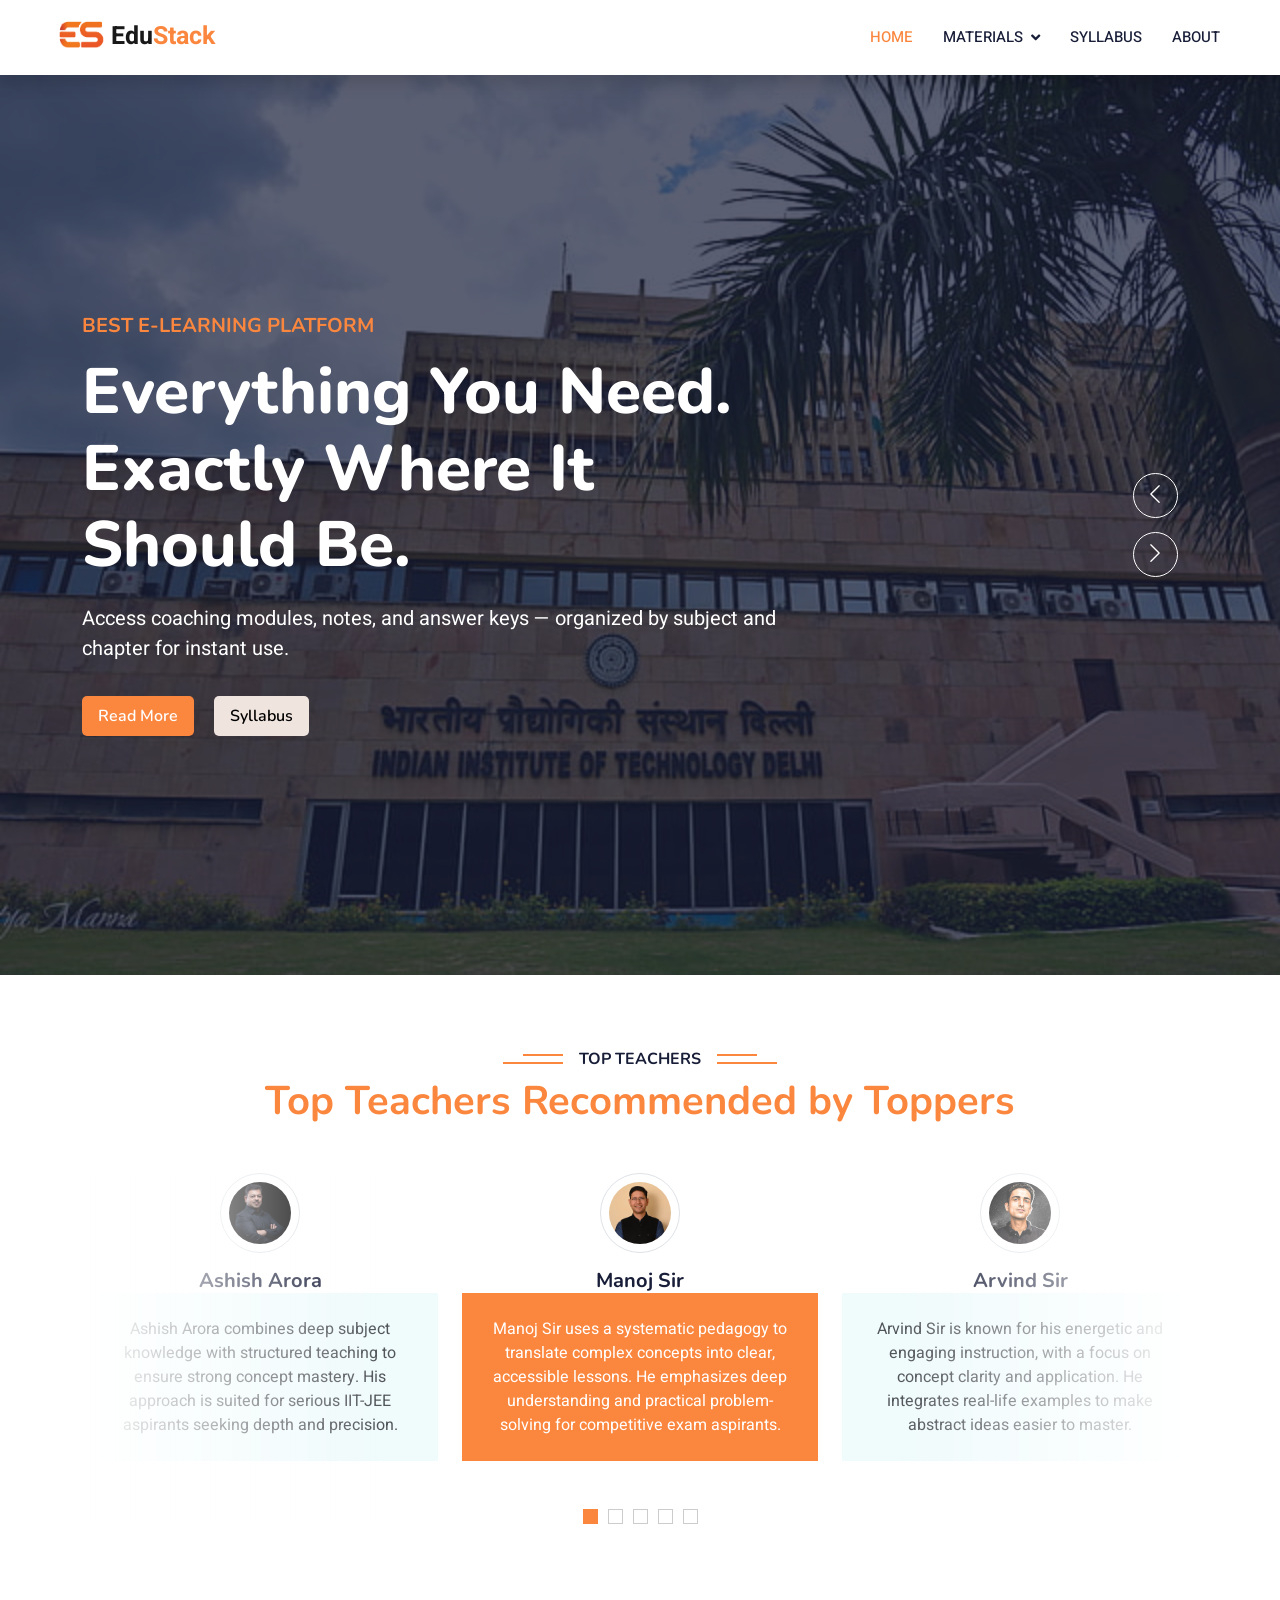
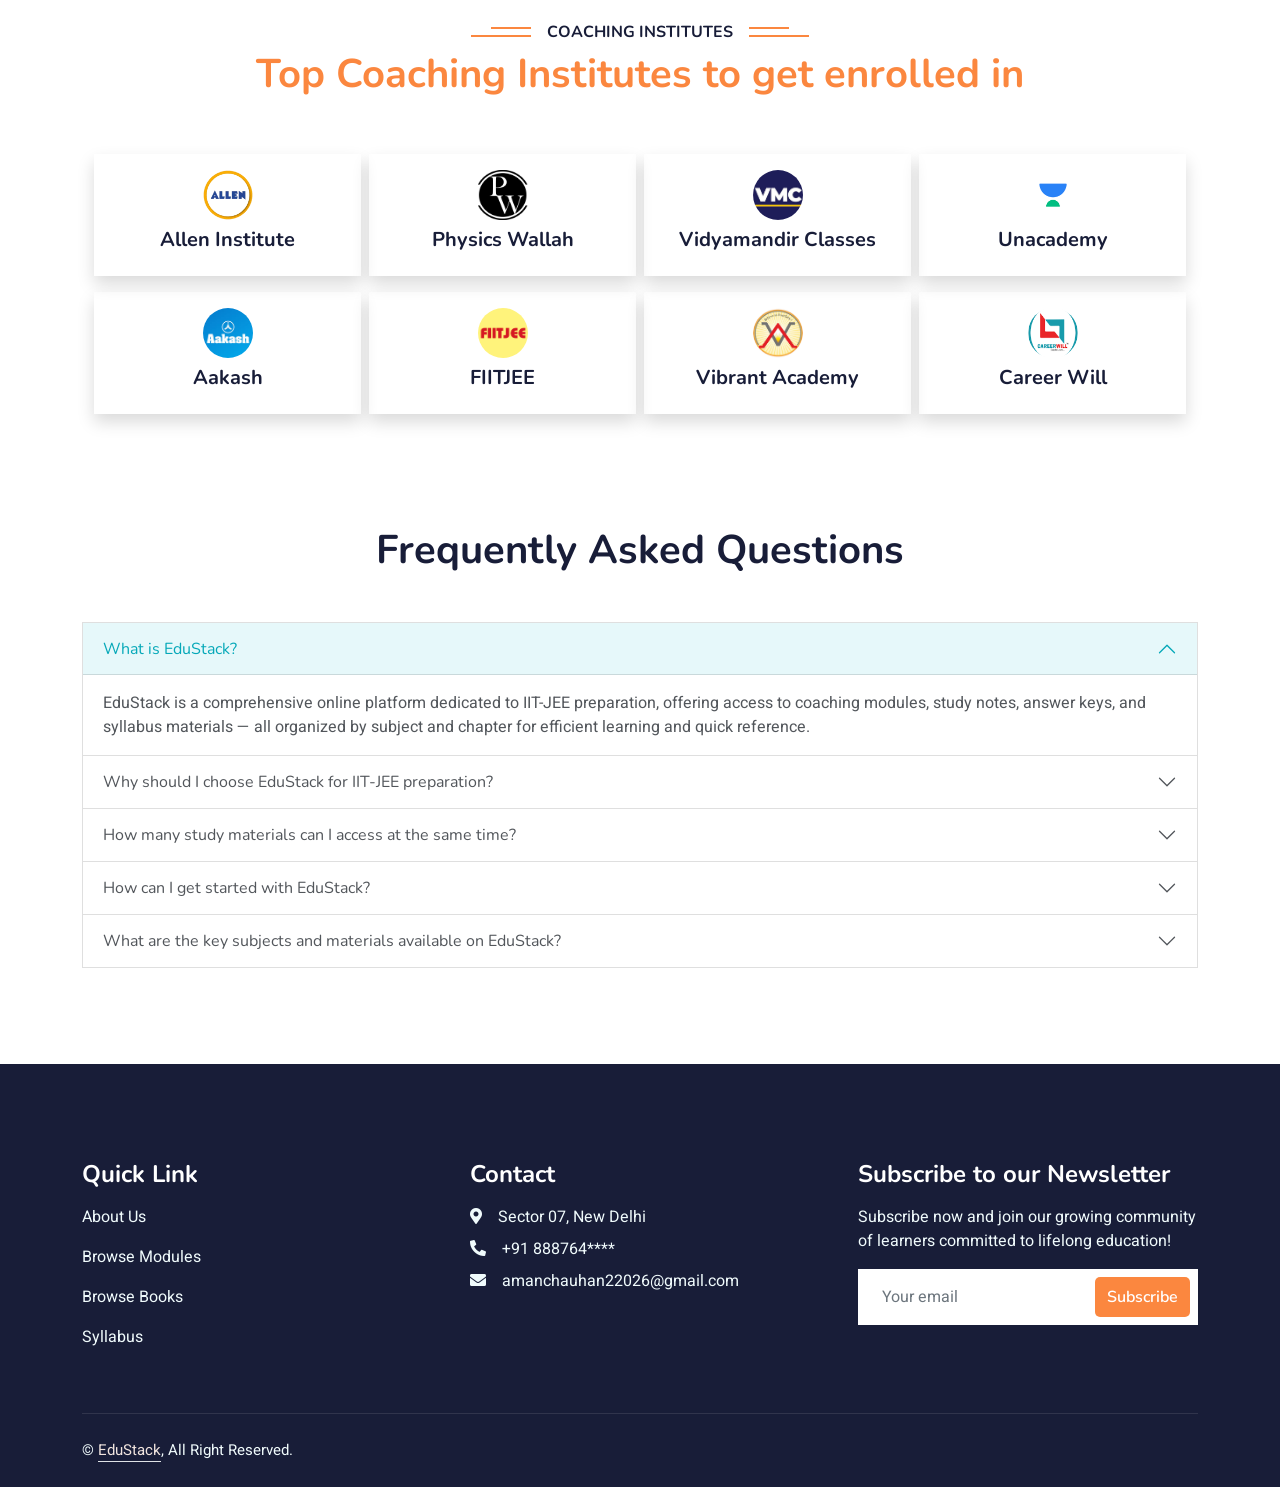
<file: index.html>
<!DOCTYPE html>
<html lang="en">

<head>
    <meta charset="utf-8">
    <meta name="google-translate-customization" content="9f841e7780177523-3214ceb76f765f38-gc38c6fe6f9d06436-c">
    </meta>

    <title>EduStack : IIT-JEE Preparation</title>
    <meta content="width=device-width, initial-scale=1.0" name="viewport">
    <meta content="" name="keywords">
    <meta content="" name="description">

    <!-- Favicon -->
    <link href="img/icon.png" rel="icon">

    <!-- Google Web Fonts -->
    <link rel="preconnect" href="https://fonts.googleapis.com">
    <link rel="preconnect" href="https://fonts.gstatic.com" crossorigin>
    <link
        href="https://fonts.googleapis.com/css2?family=Heebo:wght@400;500;600&family=Nunito:wght@600;700;800&display=swap"
        rel="stylesheet">

    <!-- Icon Font Stylesheet -->
    <link href="https://cdnjs.cloudflare.com/ajax/libs/font-awesome/5.10.0/css/all.min.css" rel="stylesheet">
    <link href="https://cdn.jsdelivr.net/npm/bootstrap-icons@1.4.1/font/bootstrap-icons.css" rel="stylesheet">

    <!-- Libraries Stylesheet -->
    <link href="lib/animate/animate.min.css" rel="stylesheet">
    <link href="lib/owlcarousel/assets/owl.carousel.min.css" rel="stylesheet">

    <!-- Customized Bootstrap Stylesheet -->
    <link href="css/bootstrap.min.css" rel="stylesheet">

    <!-- Template Stylesheet -->
    <link href="css/style.css" rel="stylesheet">
   
</head>

<body>
    <!-- Spinner Start -->
    <div id="spinner"
        class="show bg-white position-fixed translate-middle w-100 vh-100 top-50 start-50 d-flex align-items-center justify-content-center">
        <div class="spinner-border text-primary" style="width: 3rem; height: 3rem;" role="status">
            <span class="sr-only">Loading...</span>
        </div>
    </div>
    <!-- Spinner End -->


    <!-- Navbar Start -->
    <nav class="navbar navbar-expand-lg bg-white navbar-light shadow sticky-top p-0">
        <a href="index.html" class="navbar-brand d-flex align-items-center px-4 px-lg-5">
            <p class="m-2 fw-bold" style="font-size: 25px;"><img src="img/icon.png" alt="" height="50px">Edu<span
                    style="color: var(--primary);">Stack</span></p>
        </a>
        <button type="button" class="navbar-toggler me-4" data-bs-toggle="collapse" data-bs-target="#navbarCollapse">
            <span class="navbar-toggler-icon"></span>
        </button>
        <div class="collapse navbar-collapse" id="navbarCollapse">
            <div class="navbar-nav ms-auto p-4 p-lg-0">
                <a href="index.html" class="nav-item nav-link active">Home</a>
                <div class="nav-item dropdown">
                    <a href="#" class="nav-link dropdown-toggle" data-bs-toggle="dropdown">Materials</a>
                    <div class="dropdown-menu fade-down m-0">
                        <a href="modules.html" class="dropdown-item">Modules</a>
                        <a href="classic.html" class="dropdown-item">Classic Books</a>
                    </div>
                </div>
                <a href="syllabus.html" class="nav-item nav-link">Syllabus</a>
                <a href="about.html" class="nav-item nav-link">About</a>
                <a href="#" class="nav-item nav-link">
                    
                </a>
            </div>
        </div>
    </nav>
    <!-- Navbar End -->


    <!-- Carousel Start -->
    <div class="container-fluid p-0 mb-4">
        <div class="owl-carousel header-carousel position-relative">
            <div class="owl-carousel-item position-relative">
                <img class="img-fluid w-100 h-100" src="img/carousel-1.jpg" alt="bg-image">
                <div class="position-absolute top-0 start-0 w-100 h-100 d-flex align-items-center"
                    style="background: #181d38b3;">
                    <div class="container">
                        <div class="row justify-content-start">
                            <div class="col-sm-10 col-lg-8">
                                <h5 class=" text-uppercase mb-3 animated slideInDown" style="color: var(--primary);">Best
                                    E-learning platform</h5>
                                <h1 class="display-3 text-white animated slideInDown">Everything You Need. Exactly Where It Should Be.</h1>
                                <p class=" text-white mb-4 pb-2">Access coaching modules, notes, and answer keys — organized by subject and chapter for instant use.</p>
                                <a href="about.html"
                                    class="btn btn-primary py-md-2 px-md-3 me-3 animated slideInLeft">Read More</a>
                                <a href="syllabus.html" class="btn btn-light py-md-2 px-md-3 animated slideInRight">Syllabus</a>
                            </div>
                        </div>
                    </div>
                </div>
            </div>
            <div class="owl-carousel-item position-relative">
                <img class="img-fluid w-100 h-100" src="img/carousel-2.jpg" alt="bg-image">
                <div class="position-absolute top-0 start-0 w-100 h-100 d-flex align-items-center"
                    style="background: rgba(24, 29, 56, .7);">
                    <div class="container">
                        <div class="row justify-content-start">
                            <div class="col-sm-10 col-lg-8">
                                <h5 class="text-uppercase mb-3 animated slideInDown" style="color: var(--primary);">Organized Learning</h5>
                                <h1 class="display-3 text-white animated slideInDown">Your Modules. Structured. Easy to Navigate.
                                </h1>
                                <p class="text-white mb-4 pb-2">Browse by coaching, subject, and chapter — no more wasting time searching inside large PDFs.</p>
                                <a href="modules.html"
                                    class="btn btn-primary py-md-2 px-md-3 me-3 animated slideInLeft">Browse Modules</a>
                                <a href="classic.html" class="btn btn-light py-md-2 px-md-3 animated slideInRight">Books</a>
                            </div>
                        </div>
                    </div>
                </div>
            </div>
        </div>
    </div>
    <!-- Carousel End -->


    <!-- Service Start -->
    <div class="container-xxl py-5">
        <div class="container">
            <div class="row g-2 text-center">
                <div class="col-12 wow fadeInUp" data-wow-delay="0.3s">
                    <h6 class="section-title bg-white text-center px-3">Top Teachers</h6>
                    <h1 style="color: var(--primary);">Top Teachers Recommended by Toppers</h1>
                    <!-- <p class="mb-5">
                        Learn from the most trusted teachers chosen by high-performing students. No confusion — just proven guidance for Physics, Chemistry, and Maths.
                    </p> -->
                    <p class="mb-5"></p>
                </div>
            </div>
            <div class="owl-carousel testimonial-carousel position-relative">
                <div class="testimonial-item text-center">
                    <img class="border rounded-circle p-2 mx-auto mb-3" src="img/icon1.jpg" style="width: 80px; height: 80px;">
                    <h5 class="mb-0">Manoj Sir</h5>
                    <div class="testimonial-text bg-light text-center p-4">
                        <p class="mb-0">Manoj Sir uses a systematic pedagogy to translate complex concepts into clear, accessible lessons. He emphasizes deep understanding and practical problem-solving for competitive exam aspirants.</p>
                    </div>
                </div>
                <div class="testimonial-item text-center">
                    <img class="border rounded-circle p-2 mx-auto mb-3" src="img/icon2.jpg" style="width: 80px; height: 80px;">
                    <h5 class="mb-0">Arvind Sir</h5>
                    <div class="testimonial-text bg-light text-center p-4">
                        <p class="mb-0">Arvind Sir is known for his energetic and engaging instruction, with a focus on concept clarity and application. He integrates real-life examples to make abstract ideas easier to master.</p>
                    </div>
                </div>
                <div class="testimonial-item text-center">
                    <img class="border rounded-circle p-2 mx-auto mb-3" src="img/icon3.jpg" style="width: 80px; height: 80px;">
                    <h5 class="mb-0">Nitin Vijay Sir</h5>
                    <div class="testimonial-text bg-light text-center p-4">
                        <p class="mb-0">Nitin Vijay Sir delivers structured lessons with step-by-step clarity and exam-focused strategy. His method improves students’ problem-solving efficiency and confidence for competitive exams.</p>
                    </div>
                </div>
                <div class="testimonial-item text-center">
                    <img class="border rounded-circle p-2 mx-auto mb-3" src="img/icon4.jpg" style="width: 80px; height: 80px;">
                    <h5 class="mb-0">MS Chouhan Sir</h5>
                    <div class="testimonial-text bg-light text-center p-4">
                        <p class="mb-0">MS Chouhan Sir is a veteran instructor who simplifies complex ideas and builds advanced problem-solving skills. His systematic framework is designed to prepare students for high-level competitive challenges.</p>
                    </div>
                </div>
                <div class="testimonial-item text-center">
                    <img class="border rounded-circle p-2 mx-auto mb-3" src="img/icon5.jpg" style="width: 80px; height: 80px;">
                    <h5 class="mb-0">Ashish Arora</h5>
                    <div class="testimonial-text bg-light text-center p-4">
                        <p class="mb-0">Ashish Arora combines deep subject knowledge with structured teaching to ensure strong concept mastery. His approach is suited for serious IIT-JEE aspirants seeking depth and precision.</p>
                    </div>
                </div>
            </div>
        </div>
    </div>
    <!-- Service End -->


    <!-- Categories Start -->
    <div class="container-xxl py-5 category">
        <div class="container">
            <div class="text-center wow fadeInUp" data-wow-delay="0.1s">
                <h6 class="section-title bg-white text-center px-3">Coaching Institutes</h6>
                <h1 class="mb-5" style="color: var(--primary);">Top Coaching Institutes to get enrolled in</h1>
            </div>
            <div class="row g-2 m-2">
                <div class="col-lg-3 col-md-6  text-center">
                    <div class="content shadow p-3 mb-2 wow fadeInUp" data-wow-delay="0.3s">

                        <img src="img/cat1.png" class="img-fluid" alt="categories"></i>

                        <h5 class="my-2">
                            <a href="#" class="text-center">Allen Institute</a>
                        </h5>
                    </div>
                </div>
                <div class="col-lg-3 col-md-6  text-center">
                    <div class="content shadow p-3 mb-2 wow fadeInUp" data-wow-delay="0.3s">

                        <img src="img/cat2.png" class="img-fluid" alt="categories"></i>

                        <h5 class="my-2">
                            <a href="#" class="text-center">Physics Wallah</a>
                        </h5>
                    </div>
                </div>
                <div class="col-lg-3 col-md-6  text-center">
                    <div class="content shadow p-3 mb-2 wow fadeInUp" data-wow-delay="0.3s">

                        <img src="img/cat4.png" class="img-fluid" alt="categories" style="border-radius: 50%;"></i>

                        <h5 class="my-2">
                            <a href="#" class="text-center">Vidyamandir Classes</a>
                        </h5>
                    </div>
                </div>
                <div class="col-lg-3 col-md-6  text-center">
                    <div class="content shadow p-3 mb-2 wow fadeInUp" data-wow-delay="0.3s">

                        <img src="img/cat3.png" class="img-fluid" alt="categories"></i>

                        <h5 class="my-2">
                            <a href="#" class="text-center">Unacademy</a>
                        </h5>
                    </div>
                </div>
                <div class="col-lg-3 col-md-6  text-center">
                    <div class="content shadow p-3 mb-2 wow fadeInUp" data-wow-delay="0.3s">

                        <img src="img/cat5.jpg" class="img-fluid" alt="categories" style="border-radius: 50%;"></i>

                        <h5 class="my-2">
                            <a href="#" class="text-center">Aakash</a>
                        </h5>
                    </div>
                </div>
                <div class="col-lg-3 col-md-6  text-center">
                    <div class="content shadow p-3 mb-2 wow fadeInUp" data-wow-delay="0.3s">

                        <img src="img/cat6.png" class="img-fluid" alt="categories" style="border-radius: 50%;"></i>

                        <h5 class="my-2">
                            <a href="#" class="text-center">FIITJEE</a>
                        </h5>
                    </div>
                </div>
                <div class="col-lg-3 col-md-6  text-center">
                    <div class="content shadow p-3 mb-2 wow fadeInUp" data-wow-delay="0.3s">

                        <img src="img/cat7.jpg" class="img-fluid" alt="categories" style="border-radius: 50%;"></i>

                        <h5 class="my-2">
                            <a href="#" class="text-center">Vibrant Academy</a>
                        </h5>
                    </div>
                </div>
                <div class="col-lg-3 col-md-6  text-center">
                    <div class="content shadow p-3 mb-2 wow fadeInUp" data-wow-delay="0.3s">

                        <img src="img/cat8.png" class="img-fluid" alt="categories" style="border-radius: 50%;"></i>

                        <h5 class="my-2">
                            <a href="#" class="text-center">Career Will</a>
                        </h5>
                    </div>
                </div>
            </div>
        </div>
    </div>
    <!-- Categories End -->

    <!-- FAQ Start  -->
    <div class="container-xxl py-5 category">
        <div class="container">
            <div class="text-center wow fadeInUp" data-wow-delay="0.1s">
                
                <h1 class="mb-5">Frequently Asked Questions</h1>
            </div>
            <div class="row g-2">
                <div class="col-12">
                    <div class="accordion" id="accordionExample">
                        <div class="accordion-item">
                          <h2 class="accordion-header">
                            <button class="accordion-button" type="button" data-bs-toggle="collapse" data-bs-target="#collapseOne" aria-expanded="true" aria-controls="collapseOne">
                                What is EduStack?
                            </button>
                          </h2>
                          <div id="collapseOne" class="accordion-collapse collapse show" data-bs-parent="#accordionExample">
                            <div class="accordion-body">
                                EduStack is a comprehensive online platform dedicated to IIT-JEE preparation, offering access to coaching modules, study notes, answer keys, and syllabus materials — all organized by subject and chapter for efficient learning and quick reference.
                            </div>
                          </div>
                        </div>
                        <div class="accordion-item">
                          <h2 class="accordion-header">
                            <button class="accordion-button collapsed" type="button" data-bs-toggle="collapse" data-bs-target="#collapseTwo" aria-expanded="false" aria-controls="collapseTwo">
                                Why should I choose EduStack for IIT-JEE preparation?
                            </button>
                          </h2>
                          <div id="collapseTwo" class="accordion-collapse collapse" data-bs-parent="#accordionExample">
                            <div class="accordion-body">
                                EduStack is designed specifically for IIT-JEE aspirants, providing high-quality, structured content that aligns with the exam syllabus. Our materials are curated to help you build a strong foundation, practice effectively, and track your progress towards cracking the IIT-JEE exam.
                            </div>
                          </div>
                        </div>
                        <div class="accordion-item">
                          <h2 class="accordion-header">
                            <button class="accordion-button collapsed" type="button" data-bs-toggle="collapse" data-bs-target="#collapseThree" aria-expanded="false" aria-controls="collapseThree">
                                How many study materials can I access at the same time?
                            </button>
                          </h2>
                          <div id="collapseThree" class="accordion-collapse collapse" data-bs-parent="#accordionExample">
                            <div class="accordion-body">
                                You can access all available modules, notes, and materials simultaneously on EduStack. Our platform is designed for comprehensive study, allowing you to switch between subjects and chapters as needed.
                            </div>
                          </div>
                        </div>
                        <div class="accordion-item">
                            <h2 class="accordion-header">
                              <button class="accordion-button collapsed" type="button" data-bs-toggle="collapse" data-bs-target="#collapseFour" aria-expanded="false" aria-controls="collapseFour">
                                How can I get started with EduStack?
                              </button>
                            </h2>
                            <div id="collapseFour" class="accordion-collapse collapse" data-bs-parent="#accordionExample">
                                <div class="accordion-body">
                                Simply click on the "Materials" tab in the navigation bar and browse your required materials for IIT-JEE preparation. We have also given you access to download material directly to your device for offline use. You can explore modules, notes, and syllabus materials organized by subject and chapter to start your preparation journey.    
                                </div>
                            </div>
                          </div>
                          <div class="accordion-item">
                            <h2 class="accordion-header">
                              <button class="accordion-button collapsed" type="button" data-bs-toggle="collapse" data-bs-target="#collapseFive" aria-expanded="false" aria-controls="collapseFive">
                                What are the key subjects and materials available on EduStack?
                              </button>
                            </h2>
                            <div id="collapseFive" class="accordion-collapse collapse" data-bs-parent="#accordionExample">
                              <div class="accordion-body">
                                EduStack covers all essential subjects for IIT-JEE preparation, including Physics, Chemistry, and Mathematics. Our materials include comprehensive modules, detailed notes, classic reference books, and syllabus breakdowns to help you master each topic.

                                <p>Key materials include:</p>
                                <ul>
                                    <li>Subject-wise coaching modules</li>
                                    <li>Detailed study notes and answer keys</li>
                                    <li>Classic reference books</li>
                                    <li>Complete syllabus coverage</li>
                                </ul>
                              </div>
                            </div>
                          </div>
                      </div>
                </div>
            </div>
        </div>
    </div>
    <!-- FAQ End  -->

    <!-- Footer Start -->
    <div class="container-fluid bg-dark text-light footer pt-5 mt-5 wow fadeIn" data-wow-delay="0.1s">
        <div class="container py-5">
            <div class="row g-5">
                <div class="col-lg-4 col-md-6">
                    <h4 class="text-white mb-3">Quick Link</h4>
                    <p><a class="text-light" href="about.html">About Us</a></p>
                    <p><a class="text-light" href="modules.html">Browse Modules</a></p>
                    <p><a class="text-light" href="classic.html">Browse Books</a></p>
                    <p><a class="text-light" href="syllabus.html">Syllabus</a></p>
                </div>
                <div class="col-lg-4 col-md-6">
                    <h4 class="text-white mb-3">Contact</h4>
                    <p class="mb-2"><i class="fa fa-map-marker-alt me-3"></i>Sector 07, New Delhi</p>
                    <p class="mb-2"><i class="fa fa-phone-alt me-3"></i>+91 888764****</p>
                    <p class="mb-2"><i class="fa fa-envelope me-3"></i>amanchauhan22026@gmail.com</p>
                </div>

                <div class="col-lg-4 col-md-6">
                    <h4 class="text-white mb-3">Subscribe to our Newsletter</h4>
                    <p>Subscribe now and join our growing community of learners committed to lifelong education! </p>
                    <div class="position-relative mx-auto" style="max-width: 400px;">
                        <form action="#">
                            <input class="form-control border-0 w-100 py-3 ps-4 pe-5" type="email"
                                placeholder="Your email" required>
                            <button type="submit"
                                class="btn btn-primary py-2 position-absolute top-0 end-0 mt-2 me-2"><a
                                    href="mailto:amanchauhan22026@gmail.com">Subscribe</a></button>
                        </form>
                    </div>
                </div>
            </div>
        </div>
        <div class="container">
            <div class="copyright">
                <div class="row">
                    <div class="col-md-6 text-center text-md-start mb-3 mb-md-0">
                        &copy; <a class="border-bottom" href="index.html">EduStack</a>, All Right Reserved.

                    </div>
                </div>
            </div>
        </div>
    </div>
    <!-- Footer End -->


    <!-- JavaScript Libraries -->
    <script src="https://code.jquery.com/jquery-3.4.1.min.js"></script>
    <script src="https://cdn.jsdelivr.net/npm/bootstrap@5.0.0/dist/js/bootstrap.bundle.min.js"></script>
    <script src="lib/wow/wow.min.js"></script>
    <script src="lib/easing/easing.min.js"></script>
    <script src="lib/owlcarousel/owl.carousel.min.js"></script>

    <!-- Template Javascript -->
    <script src="js/main.js"></script>
</body>

</html>
</file>
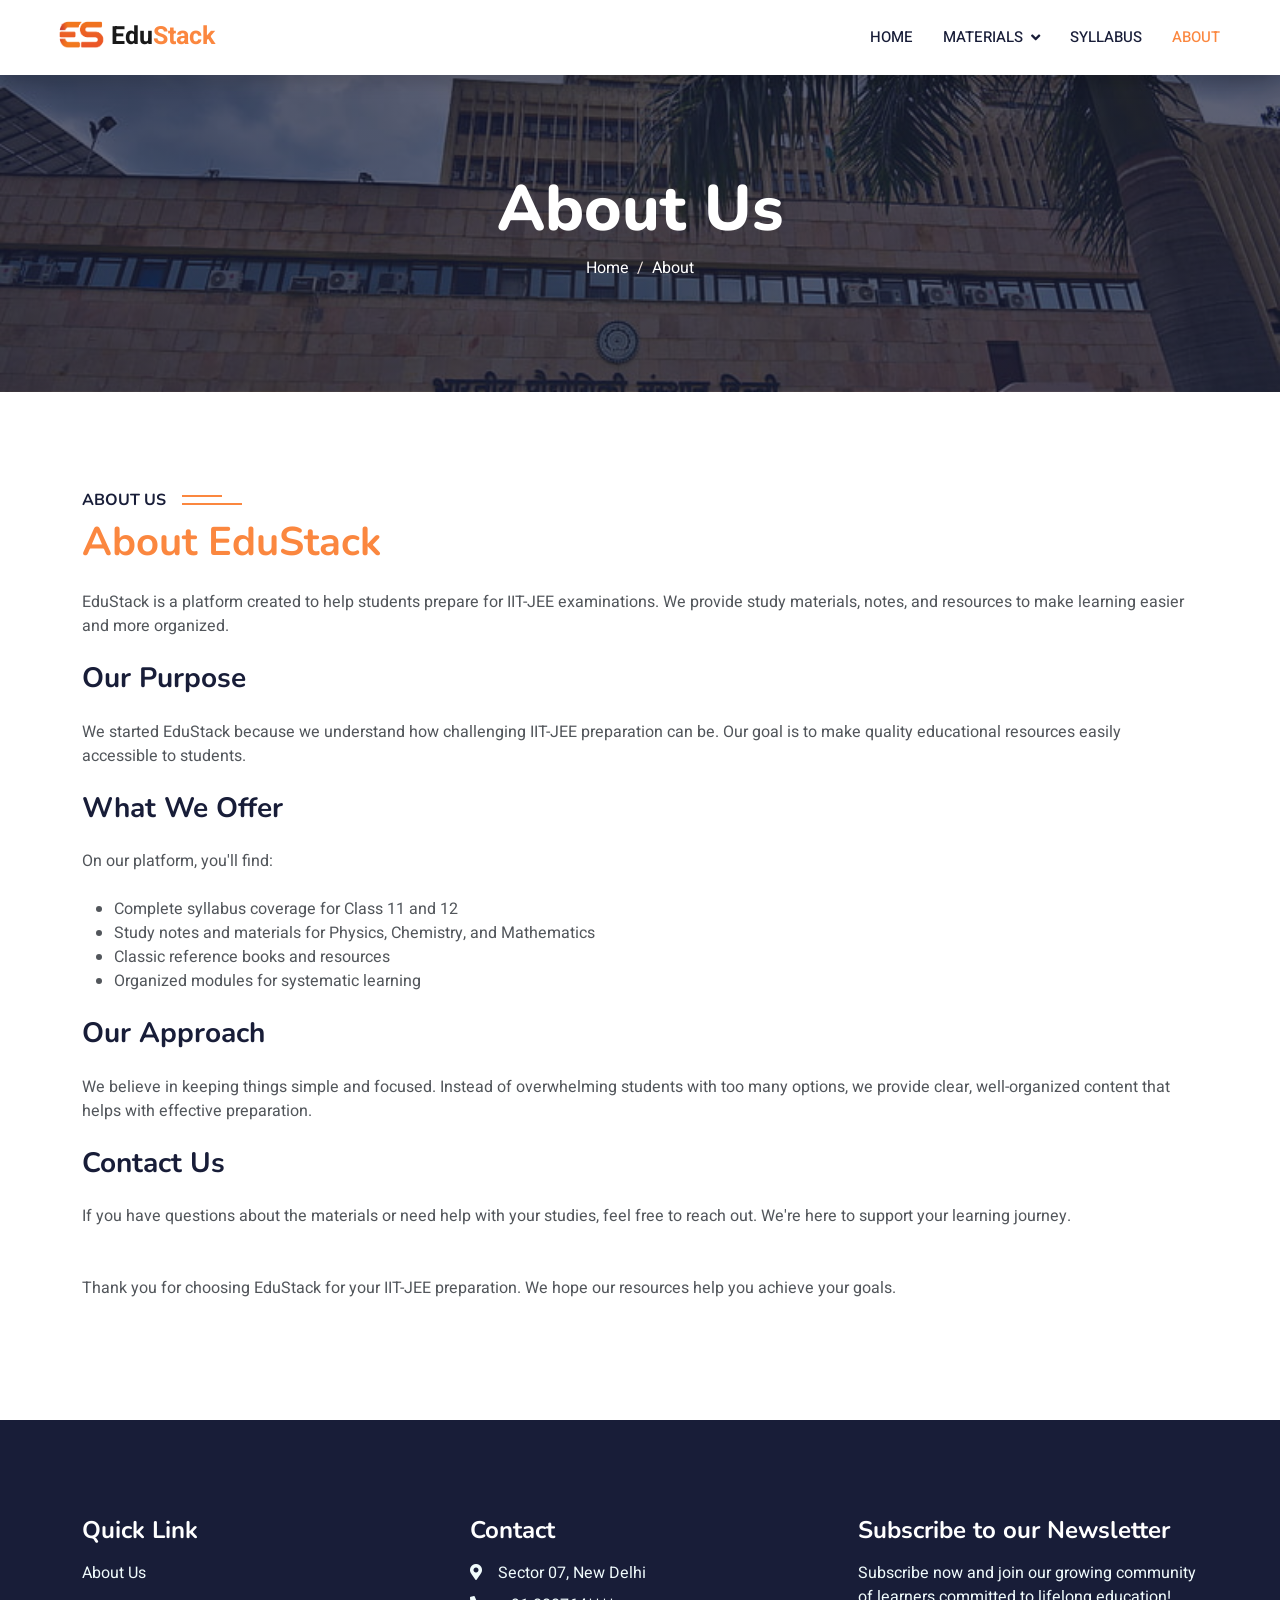
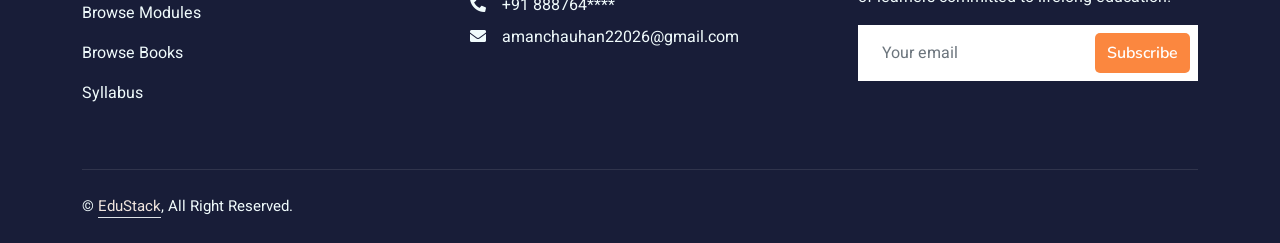
<file: about.html>
<!DOCTYPE html>
<html lang="en">

<head>
    <meta charset="utf-8">
    <title>EduStack : About Us</title>
    <meta content="width=device-width, initial-scale=1.0" name="viewport">
    <meta content="" name="keywords">
    <meta content="" name="description">

    <!-- Favicon -->
    <link href="img/icon.png" rel="icon">

    <!-- Google Web Fonts -->
    <link rel="preconnect" href="https://fonts.googleapis.com">
    <link rel="preconnect" href="https://fonts.gstatic.com" crossorigin>
    <link
        href="https://fonts.googleapis.com/css2?family=Heebo:wght@400;500;600&family=Nunito:wght@600;700;800&display=swap"
        rel="stylesheet">

    <!-- Icon Font Stylesheet -->
    <link href="https://cdnjs.cloudflare.com/ajax/libs/font-awesome/5.10.0/css/all.min.css" rel="stylesheet">
    <link href="https://cdn.jsdelivr.net/npm/bootstrap-icons@1.4.1/font/bootstrap-icons.css" rel="stylesheet">

    <!-- Libraries Stylesheet -->
    <link href="lib/animate/animate.min.css" rel="stylesheet">

    <!-- Customized Bootstrap Stylesheet -->
    <link href="css/bootstrap.min.css" rel="stylesheet">

    <!-- Template Stylesheet -->
    <link href="css/style.css" rel="stylesheet">
</head>

<body>
    <!-- Spinner Start -->
    <div id="spinner"
        class="show bg-white position-fixed translate-middle w-100 vh-100 top-50 start-50 d-flex align-items-center justify-content-center">
        <div class="spinner-border text-primary" style="width: 3rem; height: 3rem;" role="status">
            <span class="sr-only">Loading...</span>
        </div>
    </div>
    <!-- Spinner End -->


    <!-- Navbar Start -->
    <nav class="navbar navbar-expand-lg bg-white navbar-light shadow sticky-top p-0">
        <a href="index.html" class="navbar-brand d-flex align-items-center px-4 px-lg-5">
            <p class="m-2 fw-bold" style="font-size: 25px;"><img src="img/icon.png" alt="" height="50px">Edu<span
                    style="color: var(--primary);">Stack</span></p>
        </a>
        <button type="button" class="navbar-toggler me-4" data-bs-toggle="collapse" data-bs-target="#navbarCollapse">
            <span class="navbar-toggler-icon"></span>
        </button>
        <div class="collapse navbar-collapse" id="navbarCollapse">
            <div class="navbar-nav ms-auto p-4 p-lg-0">
                <a href="index.html" class="nav-item nav-link">Home</a>
                <div class="nav-item dropdown">
                    <a href="#" class="nav-link dropdown-toggle" data-bs-toggle="dropdown">Materials</a>
                    <div class="dropdown-menu fade-down m-0">
                        <a href="modules.html" class="dropdown-item">Modules</a>
                        <a href="classic.html" class="dropdown-item">Classic Books</a>
                    </div>
                </div>
                <a href="syllabus.html" class="nav-item nav-link">Syllabus</a>
                <a href="about.html" class="nav-item nav-link active">About</a>
                <a href="#" class="nav-item nav-link">
                    
                </a>
            </div>
        </div>
    </nav>
    <!-- Navbar End -->

    <!-- Header Start -->
    <div class="container-fluid bg-primary py-5 mb-5 page-header">
        <div class="container py-5">
            <div class="row justify-content-center">
                <div class="col-lg-10 text-center">
                    <h1 class="display-3 text-white animated slideInDown">About Us</h1>
                    <nav aria-label="breadcrumb">
                        <ol class="breadcrumb justify-content-center">
                            <li class="breadcrumb-item"><a class="text-white" href="index.html">Home</a></li>
                            <li class="breadcrumb-item text-white active" aria-current="page">About</li>
                        </ol>
                    </nav>
                </div>
            </div>
        </div>
    </div>
    <!-- Header End -->

    <!-- About Start -->
    <div class="container-xxl py-5">
        <div class="container">
            <div class="row g-5">

                <div class="col-lg-12 wow fadeInUp" data-wow-delay="0.3s">
                    <h6 class="section-title bg-white text-start pe-3">About Us</h6>
                    <h1 class="mb-4" style="color: var(--primary);">About EduStack</h1>
                    <p class="mb-4">
                        EduStack is a platform created to help students prepare for IIT-JEE examinations. We provide study materials, notes, and resources to make learning easier and more organized.
                    </p>

                    <h3 class="mb-4">Our Purpose</h3>
                    <p class="mb-4">We started EduStack because we understand how challenging IIT-JEE preparation can be. Our goal is to make quality educational resources easily accessible to students.</p>

                    <h3 class="mb-4">What We Offer</h3>
                    <p class="mb-4">On our platform, you'll find:</p>
                    <ul class="mb-4">
                        <li>Complete syllabus coverage for Class 11 and 12</li>
                        <li>Study notes and materials for Physics, Chemistry, and Mathematics</li>
                        <li>Classic reference books and resources</li>
                        <li>Organized modules for systematic learning</li>
                    </ul>

                    <h3 class="mb-4">Our Approach</h3>
                    <p class="mb-4">We believe in keeping things simple and focused. Instead of overwhelming students with too many options, we provide clear, well-organized content that helps with effective preparation.</p>

                    <h3 class="mb-4">Contact Us</h3>
                    <p class="mb-4">If you have questions about the materials or need help with your studies, feel free to reach out. We're here to support your learning journey.</p>

                    <p class="mt-5 mb-4">Thank you for choosing EduStack for your IIT-JEE preparation. We hope our resources help you achieve your goals.</p>

                </div>

            </div>
        </div>
    </div>
    <!-- About End -->


    <!-- Footer Start -->
    <div class="container-fluid bg-dark text-light footer pt-5 mt-5 wow fadeIn" data-wow-delay="0.1s">
        <div class="container py-5">
            <div class="row g-5">
                <div class="col-lg-4 col-md-6">
                    <h4 class="text-white mb-3">Quick Link</h4>
                    <p><a class="text-light" href="about.html">About Us</a></p>
                    <p><a class="text-light" href="modules.html">Browse Modules</a></p>
                    <p><a class="text-light" href="classic.html">Browse Books</a></p>
                    <p><a class="text-light" href="syllabus.html">Syllabus</a></p>
                </div>
                <div class="col-lg-4 col-md-6">
                    <h4 class="text-white mb-3">Contact</h4>
                    <p class="mb-2"><i class="fa fa-map-marker-alt me-3"></i>Sector 07, New Delhi</p>
                    <p class="mb-2"><i class="fa fa-phone-alt me-3"></i>+91 888764****</p>
                    <p class="mb-2"><i class="fa fa-envelope me-3"></i>amanchauhan22026@gmail.com</p>
                </div>

                <div class="col-lg-4 col-md-6">
                    <h4 class="text-white mb-3">Subscribe to our Newsletter</h4>
                    <p>Subscribe now and join our growing community of learners committed to lifelong education! </p>
                    <div class="position-relative mx-auto" style="max-width: 400px;">
                        <form action="#">
                            <input class="form-control border-0 w-100 py-3 ps-4 pe-5" type="email"
                                placeholder="Your email" required>
                            <button type="submit"
                                class="btn btn-primary py-2 position-absolute top-0 end-0 mt-2 me-2"><a
                                    href="mailto:amanchauhan22026@gmail.com">Subscribe</a></button>
                        </form>
                    </div>
                </div>
            </div>
        </div>
        <div class="container">
            <div class="copyright">
                <div class="row">
                    <div class="col-md-6 text-center text-md-start mb-3 mb-md-0">
                        &copy; <a class="border-bottom" href="index.html">EduStack</a>, All Right Reserved.

                    </div>
                </div>
            </div>
        </div>
    </div>
    <!-- Footer End -->


    <!-- JavaScript Libraries -->
    <script src="https://code.jquery.com/jquery-3.4.1.min.js"></script>
    <script src="https://cdn.jsdelivr.net/npm/bootstrap@5.0.0/dist/js/bootstrap.bundle.min.js"></script>

    <!-- Template Javascript -->
    <script src="js/main.js"></script>
</body>

</html>
</file>
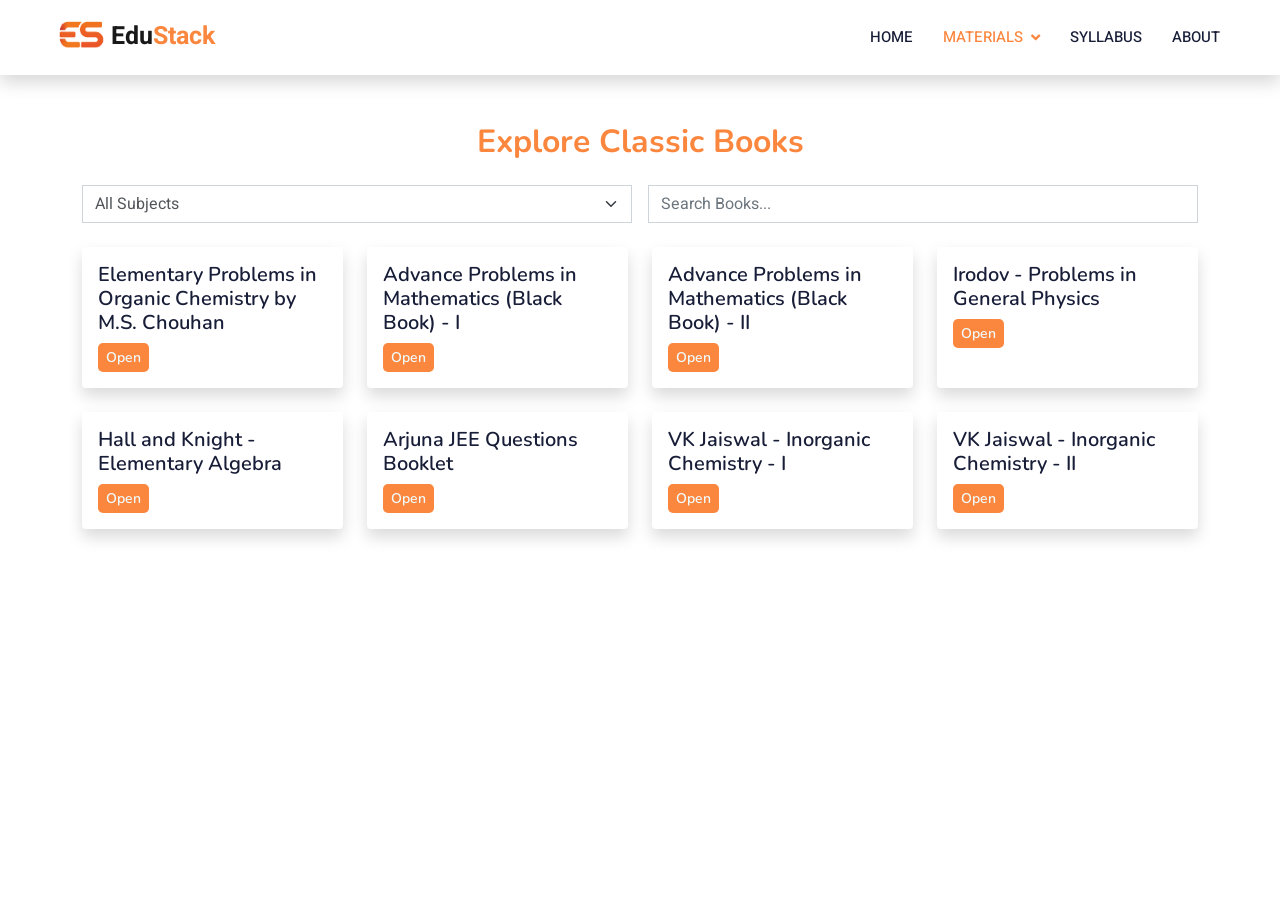
<file: classic.html>
<!DOCTYPE html>
<html lang="en">

<head>
    <meta charset="utf-8">
    <title>EduStack : Classic Books</title>
    <meta content="width=device-width, initial-scale=1.0" name="viewport">
    <meta content="" name="keywords">
    <meta content="" name="description">

    <!-- Favicon -->
    <link href="img/icon.png" rel="icon">

    <!-- Google Web Fonts -->
    <link rel="preconnect" href="https://fonts.googleapis.com">
    <link rel="preconnect" href="https://fonts.gstatic.com" crossorigin>
    <link
        href="https://fonts.googleapis.com/css2?family=Heebo:wght@400;500;600&family=Nunito:wght@600;700;800&display=swap"
        rel="stylesheet">

    <!-- Icon Font Stylesheet -->
    <link href="https://cdnjs.cloudflare.com/ajax/libs/font-awesome/5.10.0/css/all.min.css" rel="stylesheet">
    <link href="https://cdn.jsdelivr.net/npm/bootstrap-icons@1.4.1/font/bootstrap-icons.css" rel="stylesheet">

    <!-- Customized Bootstrap Stylesheet -->
    <link href="css/bootstrap.min.css" rel="stylesheet">

    <!-- Template Stylesheet -->
    <link href="css/style.css" rel="stylesheet">



</head>

<body>
    <!-- Spinner Start -->
    <div id="spinner"
        class="show bg-white position-fixed translate-middle w-100 vh-100 top-50 start-50 d-flex align-items-center justify-content-center">
        <div class="spinner-border text-primary" style="width: 3rem; height: 3rem;" role="status">
            <span class="sr-only">Loading...</span>
        </div>
    </div>
    <!-- Spinner End -->


    <!-- Navbar Start -->
    <nav class="navbar navbar-expand-lg bg-white navbar-light shadow sticky-top p-0">
        <a href="index.html" class="navbar-brand d-flex align-items-center px-4 px-lg-5">
            <p class="m-2 fw-bold" style="font-size: 25px;"><img src="img/icon.png" alt="" height="50px">Edu<span
                    style="color: var(--primary);">Stack</span></p>
        </a>
        <button type="button" class="navbar-toggler me-4" data-bs-toggle="collapse" data-bs-target="#navbarCollapse">
            <span class="navbar-toggler-icon"></span>
        </button>
        <div class="collapse navbar-collapse" id="navbarCollapse">
            <div class="navbar-nav ms-auto p-4 p-lg-0">
                <a href="index.html" class="nav-item nav-link">Home</a>
                <div class="nav-item dropdown">
                    <a href="#" class="nav-link dropdown-toggle active" data-bs-toggle="dropdown">Materials</a>
                    <div class="dropdown-menu fade-down m-0">
                        <a href="modules.html" class="dropdown-item">Modules</a>
                        <a href="classic.html" class="dropdown-item active">Classic Books</a>
                    </div>
                </div>
                <a href="syllabus.html" class="nav-item nav-link">Syllabus</a>
                <a href="about.html" class="nav-item nav-link">About</a>
                <a href="#" class="nav-item nav-link">
                    
                </a>
            </div>
        </div>
    </nav>
    <!-- Navbar End -->


    <!--  -->
    <div class="container-xxl py-5">
        <div class="container">
            <h2 class="mb-4 text-center" style="color: var(--primary);">Explore Classic Books</h2>

            <div class="row g-3 mb-4">

                <div class="col-md-6">
                    <select class="form-select" id="subjectFilter">
                        <option value="all">All Subjects</option>
                        <option value="physics">Physics</option>
                        <option value="chemistry">Chemistry</option>
                        <option value="maths">Maths</option>
                        <option value="general">General</option>
                    </select>
                </div>

                <div class="col-md-6">
                    <input type="text" id="searchInput" class="form-control" placeholder="Search Books...">
                </div>

            </div>

            <div class="row g-4" id="modulesContainer">

            </div>

            <div class="text-center mt-4 w-100">
                <button id="showMoreBtn" class="btn px-3" style="border-radius: 4px; position: relative; left: 50%; transform: translateX(-50%);" onclick="showMore()">
                    Show More
                </button>
            </div>

        </div>
    </div>
    <!--  -->

    <!-- Forward PopUp START (it will ask for theory or question via buttons with a top cross bar) -->
    <div class="modal fade" id="openModal" tabindex="-1" aria-labelledby="openModalLabel" aria-hidden="true">
    <div class="modal-dialog modal-dialog-centered modal-sm">
        <div class="modal-content">
            
            <div class="modal-header">
                <h5 class="modal-title" id="openModalLabel">Access Book</h5>
                <button type="button" class="btn-close" data-bs-dismiss="modal"></button>
            </div>

            <div class="modal-body">
                <p>Select to Open</p>

                <div class="d-flex justify-content-center gap-3 mt-4">
                    <button id="theoryBtn" class="btn btn-primary" style="text-decoration: none; padding: 10px 30px; font-weight: 600; font-size: 16px;">
                        Open Book
                    </button>
                </div>
            </div>
            </div>
        </div>
    </div>
    
    <style>
        #theoryBtn {
            border-radius: 6px;
            border: none;
        }

        #theoryBtn:hover {
            text-decoration: none;
            background: var(--primary) !important;
            color: white !important;
        }
    </style>
    <!-- Forward PopUp END -->


    <!-- JavaScript Libraries -->
    <script src="https://code.jquery.com/jquery-3.4.1.min.js"></script>
    <script src="https://cdn.jsdelivr.net/npm/bootstrap@5.0.0/dist/js/bootstrap.bundle.min.js"></script>

    <!-- Template Javascript -->
    <script src="js/classicData.js"></script>
    <script src="js/classic.js"></script>
    <script src="js/main.js"></script>
</body>

</html>
</file>
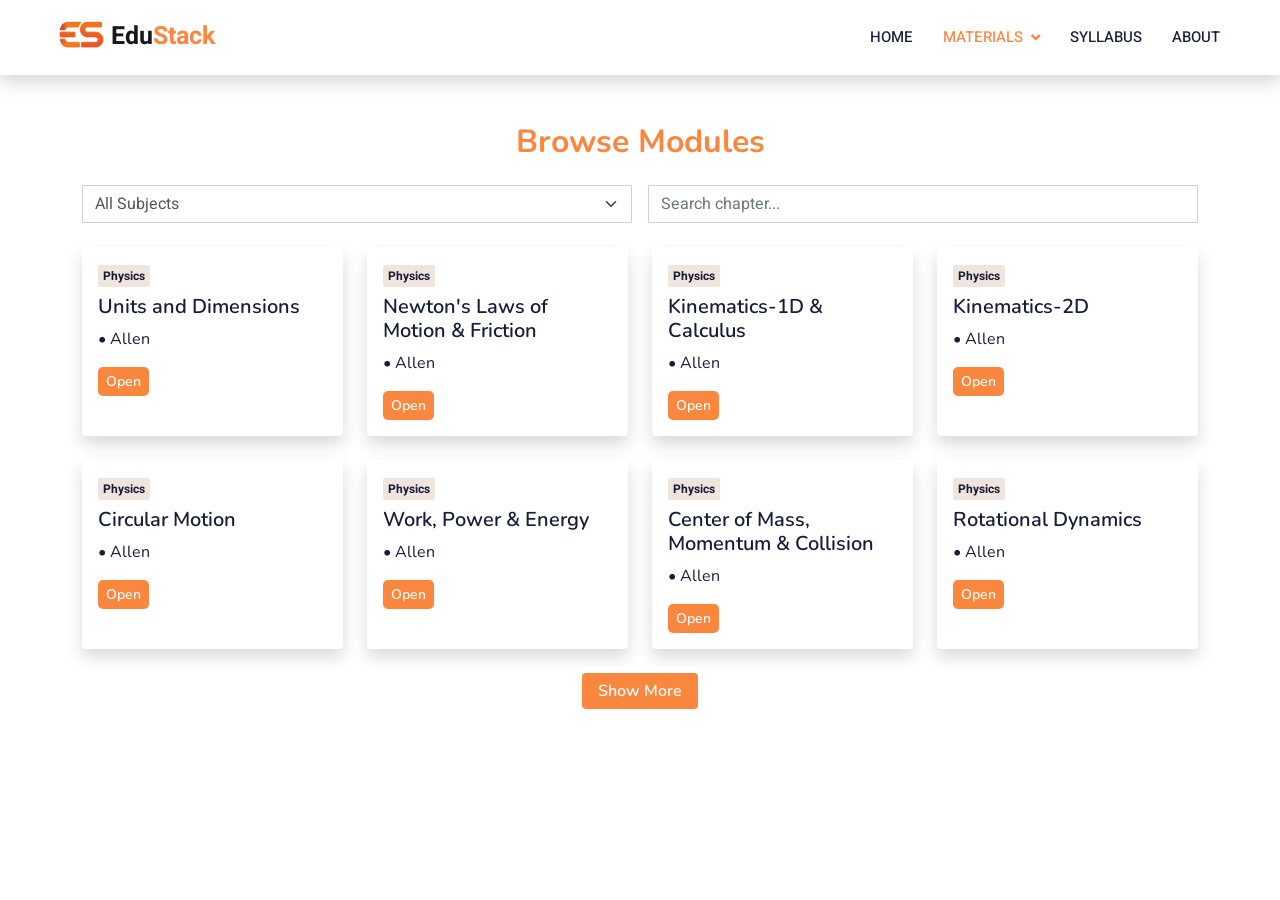
<file: modules.html>
<!DOCTYPE html>
<html lang="en">

<head>
    <meta charset="utf-8">
    <title>EduStack : Modules</title>
    <meta content="width=device-width, initial-scale=1.0" name="viewport">
    <meta content="" name="keywords">
    <meta content="" name="description">

    <!-- Favicon -->
    <link href="img/icon.png" rel="icon">

    <!-- Google Web Fonts -->
    <link rel="preconnect" href="https://fonts.googleapis.com">
    <link rel="preconnect" href="https://fonts.gstatic.com" crossorigin>
    <link
        href="https://fonts.googleapis.com/css2?family=Heebo:wght@400;500;600&family=Nunito:wght@600;700;800&display=swap"
        rel="stylesheet">

    <!-- Icon Font Stylesheet -->
    <link href="https://cdnjs.cloudflare.com/ajax/libs/font-awesome/5.10.0/css/all.min.css" rel="stylesheet">
    <link href="https://cdn.jsdelivr.net/npm/bootstrap-icons@1.4.1/font/bootstrap-icons.css" rel="stylesheet">

    <!-- Customized Bootstrap Stylesheet -->
    <link href="css/bootstrap.min.css" rel="stylesheet">

    <!-- Template Stylesheet -->
    <link href="css/style.css" rel="stylesheet">



</head>

<body>
    <!-- Spinner Start -->
    <div id="spinner"
        class="show bg-white position-fixed translate-middle w-100 vh-100 top-50 start-50 d-flex align-items-center justify-content-center">
        <div class="spinner-border text-primary" style="width: 3rem; height: 3rem;" role="status">
            <span class="sr-only">Loading...</span>
        </div>
    </div>
    <!-- Spinner End -->


    <!-- Navbar Start -->
    <nav class="navbar navbar-expand-lg bg-white navbar-light shadow sticky-top p-0">
        <a href="index.html" class="navbar-brand d-flex align-items-center px-4 px-lg-5">
            <p class="m-2 fw-bold" style="font-size: 25px;"><img src="img/icon.png" alt="" height="50px">Edu<span
                    style="color: var(--primary);">Stack</span></p>
        </a>
        <button type="button" class="navbar-toggler me-4" data-bs-toggle="collapse" data-bs-target="#navbarCollapse">
            <span class="navbar-toggler-icon"></span>
        </button>
        <div class="collapse navbar-collapse" id="navbarCollapse">
            <div class="navbar-nav ms-auto p-4 p-lg-0">
                <a href="index.html" class="nav-item nav-link">Home</a>
                <div class="nav-item dropdown">
                    <a href="#" class="nav-link dropdown-toggle active" data-bs-toggle="dropdown">Materials</a>
                    <div class="dropdown-menu fade-down m-0">
                        <a href="modules.html" class="dropdown-item active">Modules</a>
                        <a href="classic.html" class="dropdown-item">Classic Books</a>
                    </div>
                </div>
                <a href="syllabus.html" class="nav-item nav-link">Syllabus</a>
                <a href="about.html" class="nav-item nav-link">About</a>
                <a href="#" class="nav-item nav-link">
                    
                </a>
            </div>
        </div>
    </nav>
    <!-- Navbar End -->


    <!--  -->
    <div class="container-xxl py-5">
        <div class="container">
            <h2 class="mb-4 text-center" style="color: var(--primary);">Browse Modules</h2>

            <div class="row g-3 mb-4">

                <div class="col-md-6">
                    <select class="form-select" id="subjectFilter">
                        <option value="all">All Subjects</option>
                        <option value="physics">Physics</option>
                        <option value="chemistry">Chemistry</option>
                        <option value="maths">Maths</option>
                    </select>
                </div>

                <div class="col-md-6">
                    <input type="text" id="searchInput" class="form-control" placeholder="Search chapter...">
                </div>

            </div>

            <div class="row g-4" id="modulesContainer">

            </div>

            <div class="text-center mt-4 w-100">
                <button id="showMoreBtn" class="btn px-3" style="border-radius: 4px; position: relative; left: 50%; transform: translateX(-50%); color: #fff;" onclick="showMore()">
                    Show More
                </button>
            </div>

        </div>
    </div>
    <!--  -->

    <!-- Forward PopUp START (it will ask for theory or question via buttons with a top cross bar) -->
    <div class="modal fade" id="openModal" tabindex="-1" aria-labelledby="openModalLabel" aria-hidden="true">
    <div class="modal-dialog modal-dialog-centered modal-sm">
        <div class="modal-content">
            
            <div class="modal-header">
                <h5 class="modal-title" id="openModalLabel">Access Material</h5>
                <button type="button" class="btn-close" data-bs-dismiss="modal"></button>
            </div>

            <div class="modal-body">
                <p>Select to Open</p>

                <div class="d-flex justify-content-center gap-3 mt-4">
                    <a href="#" id="theoryBtn" class="btn btn-primary" style="text-decoration: none; padding: 10px 30px; font-weight: 600; font-size: 16px;">
                        Theory
                    </a>

                    <a href="#" id="questionBtn" class="btn btn-secondary" style="text-decoration: none; padding: 10px 30px; font-weight: 600; font-size: 16px;">
                        Practice
                    </a>
                </div>
            </div>
            </div>
        </div>
    </div>
    
    <style>
        #theoryBtn, #questionBtn {
            border-radius: 6px;
            border: none;
        }

        #theoryBtn:hover {
            text-decoration: none;
            background: var(--primary) !important;
            color: white !important;
        }

        #questionBtn:hover {
            text-decoration: none;
            background: var(--primary) !important;
            color: white !important;
        }
    </style>
    <!-- Forward PopUp END -->


    <!-- JavaScript Libraries -->
    <script src="https://code.jquery.com/jquery-3.4.1.min.js"></script>
    <script src="https://cdn.jsdelivr.net/npm/bootstrap@5.0.0/dist/js/bootstrap.bundle.min.js"></script>

    <!-- Template Javascript -->
    <script src="js/modulesData.js"></script>
    <script src="js/modules.js"></script>
    <script src="js/main.js"></script>
</body>

</html>
</file>
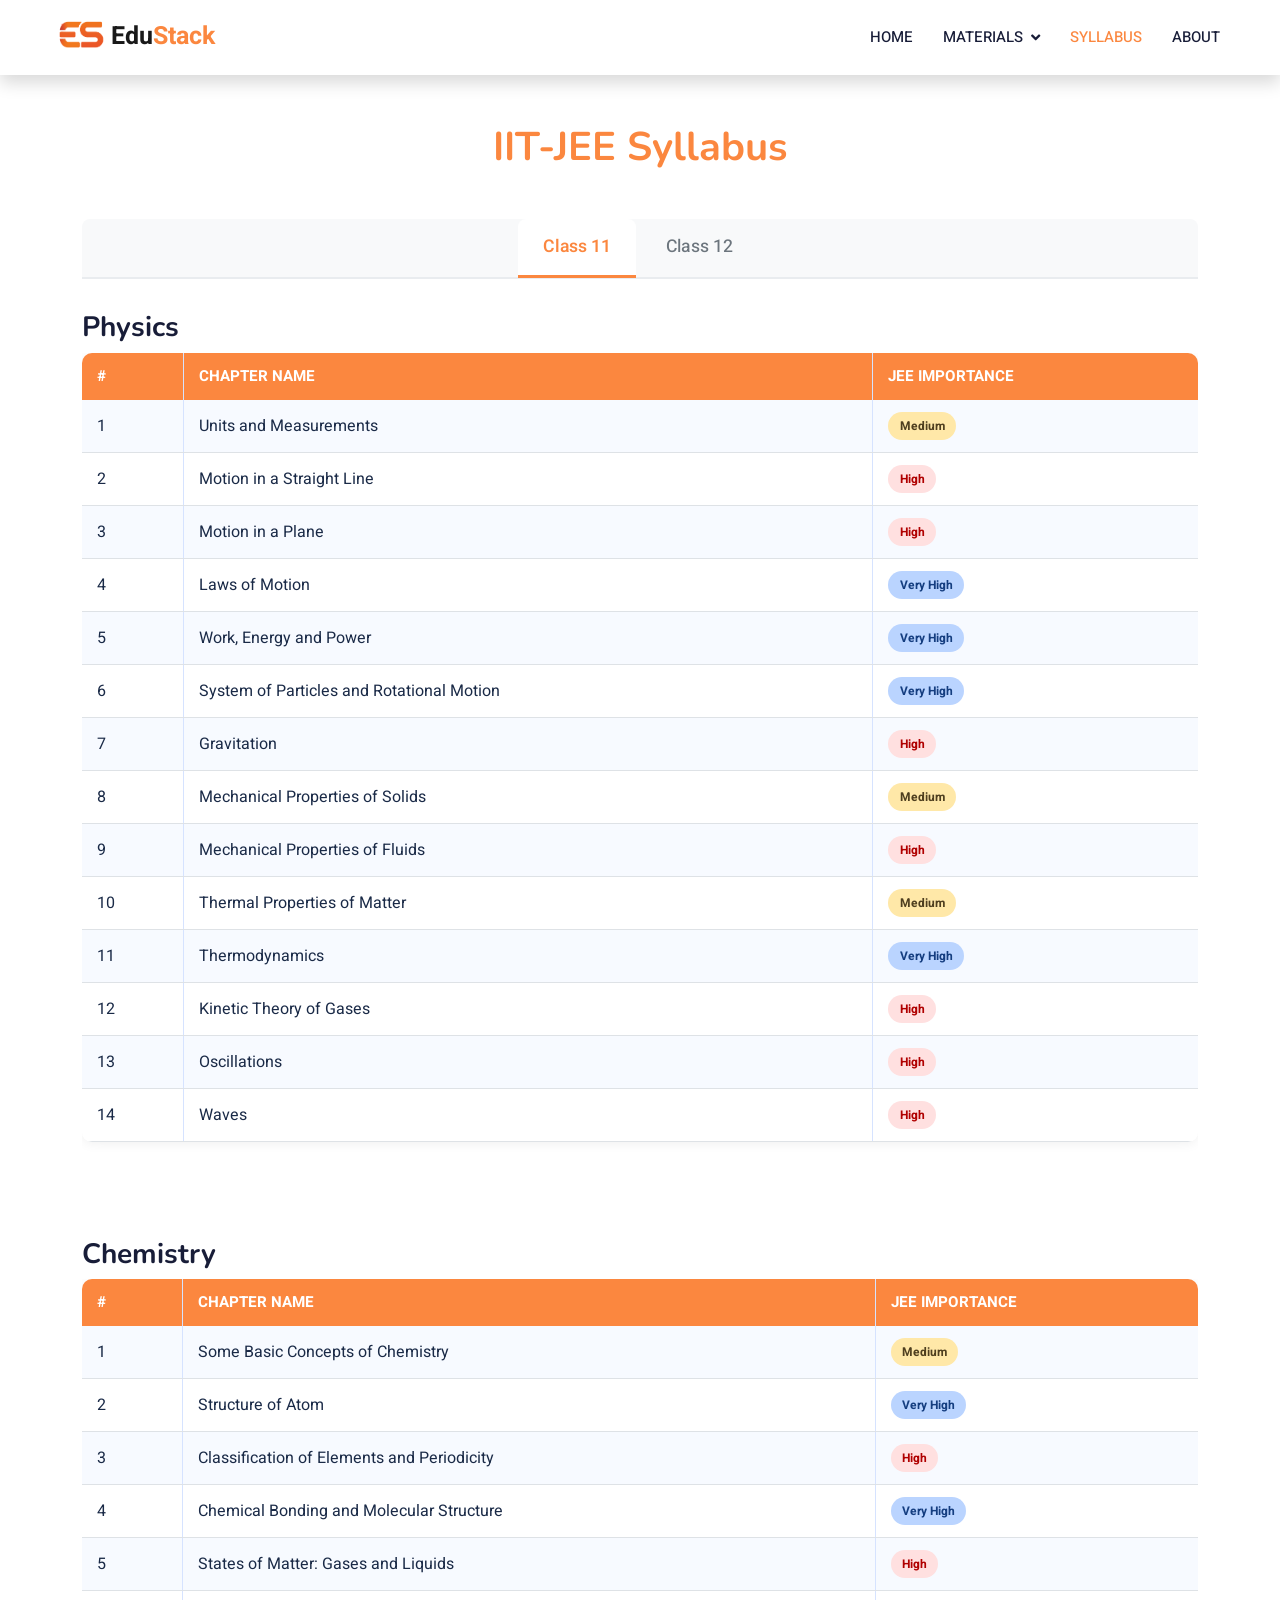
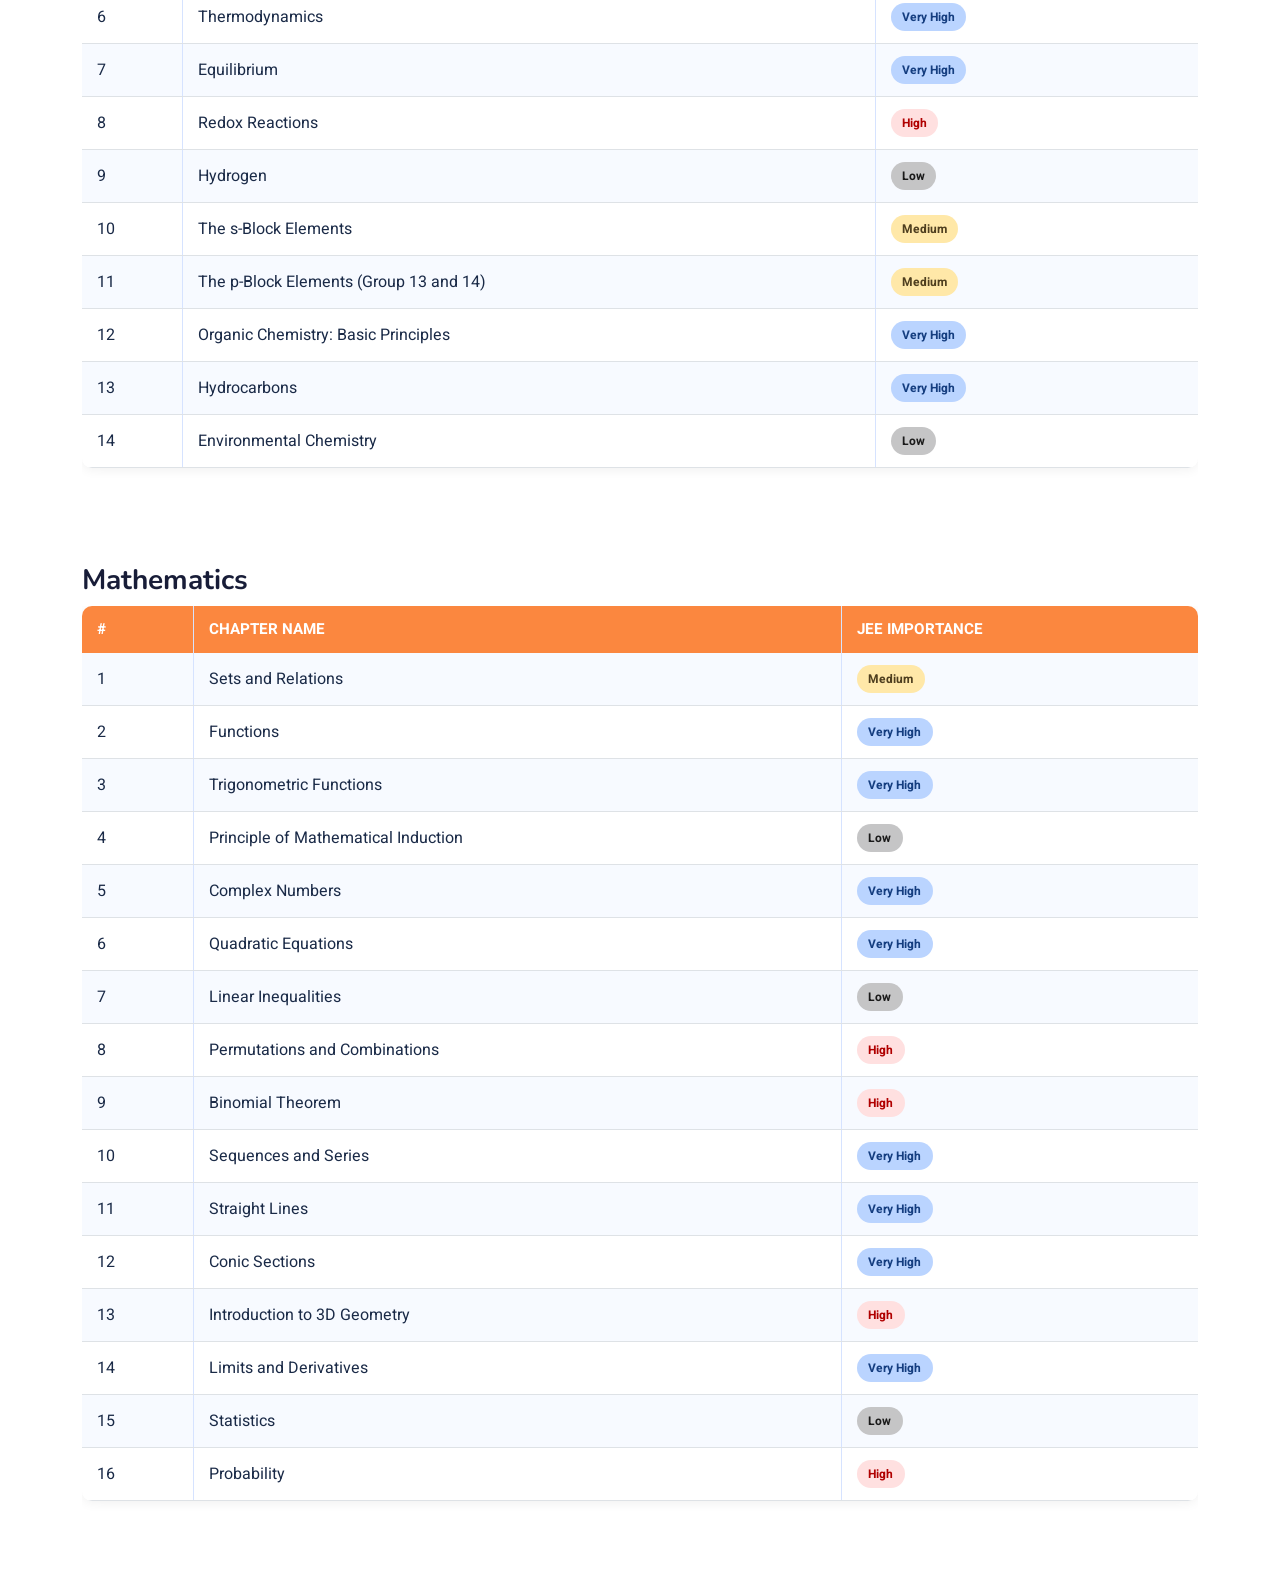
<file: syllabus.html>
<!DOCTYPE html>
<html lang="en">

<head>
    <meta charset="utf-8">
    <title>EduStack : Syllabus</title>
    <meta content="width=device-width, initial-scale=1.0" name="viewport">
    <meta content="" name="keywords">
    <meta content="" name="description">

    <!-- Favicon -->
    <link href="img/icon.png" rel="icon">

    <!-- Google Web Fonts -->
    <link rel="preconnect" href="https://fonts.googleapis.com">
    <link rel="preconnect" href="https://fonts.gstatic.com" crossorigin>
    <link
        href="https://fonts.googleapis.com/css2?family=Heebo:wght@400;500;600&family=Nunito:wght@600;700;800&display=swap"
        rel="stylesheet">

    <!-- Icon Font Stylesheet -->
    <link href="https://cdnjs.cloudflare.com/ajax/libs/font-awesome/5.10.0/css/all.min.css" rel="stylesheet">
    <link href="https://cdn.jsdelivr.net/npm/bootstrap-icons@1.4.1/font/bootstrap-icons.css" rel="stylesheet">

    <!-- Customized Bootstrap Stylesheet -->
    <link href="css/bootstrap.min.css" rel="stylesheet">

    <!-- Template Stylesheet -->
    <link href="css/style.css" rel="stylesheet">

    <style>
        .syllabus-table {
            width: 100%;
            margin-bottom: 1.5rem;
            border-radius: 10px;
            overflow: hidden;
            box-shadow: 0 2px 12px rgba(0,0,0,0.06);
        }
        .syllabus-table thead th {
            background: var(--primary);
            color: #ffffff;
            border: none;
            font-weight: 700;
            text-transform: uppercase;
            font-size: 0.95rem;
        }
        .syllabus-table tbody tr:nth-of-type(odd) {
            background: #f7faff;
        }
        .syllabus-table tbody tr:nth-of-type(even) {
            background: #ffffff;
        }
        .syllabus-table th, .syllabus-table td {
            vertical-align: middle;
            padding: 0.75rem 0.95rem;
            border-right: 1px solid #d6e3ff;
            color: #1a2a47;
        }
        .syllabus-table th:last-child, .syllabus-table td:last-child {
            border-right: none;
        }
        .syllabus-table thead th {
            border-right: 1px solid #d6e3ff;
        }
        .syllabus-table thead th:last-child {
            border-right: none;
        }
        .syllabus-section + .syllabus-section {
            margin-top: 1.5rem;
            padding-top: 1.5rem;
        }
        .badge{border-radius: 30px; padding: 8px 0.7rem;}
        .badge-low { background: #c5c5c6; color: #1a1a1a; }
        .badge-medium { background: #ffe8a8; color: #4f3f1f; }
        .badge-high { background: #ffe0e0; color: #b00000; }
        .badge-very-high { background: #bad4ff; color: #153e80; }

        .nav-tabs {
            border-bottom: 2px solid #e9ecef;
            background: #f8f9fa;
            border-radius: 8px 8px 0 0;
            padding: 0;
            margin-bottom: 2rem;
        }
        .nav-tabs .nav-link {
            border: none;
            background: transparent;
            color: #6c757d;
            font-weight: 500;
            font-size: 1.1rem;
            padding: 15px 25px;
            border-radius: 8px 8px 0 0;
            transition: all 0.2s ease;
            margin-right: 5px;
            position: relative;
        }
        .nav-tabs .nav-link:hover {
            color: var(--primary);
            background: rgba(0, 123, 255, 0.05);
        }
        .nav-tabs .nav-link.active {
            background: #ffffff;
            color: var(--primary);
            border-bottom: 3px solid var(--primary);
            font-weight: 600;
        }
        .nav-tabs .nav-link.active:hover {
            color: var(--primary);
        }

        @media (max-width: 768px) {
            .nav-tabs {
                flex-direction: row;
                justify-content: center;
                background: #f8f9fa;
                border-radius: 8px 8px 0 0;
                padding: 8px;
                margin-bottom: 2rem;
                overflow-x: auto;
                -webkit-overflow-scrolling: touch;
                -ms-overflow-style: none;
                scrollbar-width: none;
            }
            .nav-tabs::-webkit-scrollbar {
                display: none;
            }
            .nav-tabs .nav-link {
                flex: 0 0 auto;
                margin-right: 8px;
                margin-bottom: 0;
                border-radius: 6px;
                padding: 10px 16px;
                font-size: 0.95rem;
                text-align: center;
                border: 1px solid #e9ecef;
                white-space: nowrap;
                min-width: 120px;
            }
            .nav-tabs .nav-link:last-child {
                margin-right: 0;
            }
            .nav-tabs .nav-link.active {
                border-color: var(--primary);
                border-bottom: 1px solid var(--primary);
                background: rgba(0, 123, 255, 0.05);
            }

            .syllabus-table {
                font-size: 0.9rem;
                margin-bottom: 1rem;
            }
            .syllabus-table th,
            .syllabus-table td {
                padding: 0.5rem 0.4rem;
                white-space: nowrap;
            }
            .syllabus-table th:nth-child(1),
            .syllabus-table td:nth-child(1) {
                width: 40px;
                min-width: 40px;
            }
            .syllabus-table th:nth-child(2),
            .syllabus-table td:nth-child(2) {
                min-width: 200px;
            }
            .syllabus-table th:nth-child(3),
            .syllabus-table td:nth-child(3) {
                width: 100px;
                min-width: 100px;
            }

            .badge {
                font-size: 0.75rem;
                padding: 4px 8px;
                border-radius: 20px;
            }

            .syllabus-section + .syllabus-section {
                margin-top: 1rem;
                padding-top: 1rem;
            }

            .container {
                padding-left: 15px;
                padding-right: 15px;
            }
        }

        @media (max-width: 576px) {
            .nav-tabs .nav-link {
                padding: 10px 15px;
                font-size: 0.95rem;
            }

            .syllabus-table {
                font-size: 0.85rem;
            }
            .syllabus-table th,
            .syllabus-table td {
                padding: 0.4rem 0.3rem;
            }

            .table-responsive {
                overflow-x: auto;
                -webkit-overflow-scrolling: touch;
                -ms-overflow-style: none;
                scrollbar-width: none;
            }
            .table-responsive::-webkit-scrollbar {
                display: none;
            }
            .syllabus-table {
                min-width: 400px;
            }

            .badge {
                font-size: 0.7rem;
                padding: 3px 6px;
            }
        }
    </style>
</head>

<body>
    <!-- Spinner Start -->
    <div id="spinner"
        class="show bg-white position-fixed translate-middle w-100 vh-100 top-50 start-50 d-flex align-items-center justify-content-center">
        <div class="spinner-border text-primary" style="width: 3rem; height: 3rem;" role="status">
            <span class="sr-only">Loading...</span>
        </div>
    </div>
    <!-- Spinner End -->


    <!-- Navbar Start -->
    <nav class="navbar navbar-expand-lg bg-white navbar-light shadow sticky-top p-0">
        <a href="index.html" class="navbar-brand d-flex align-items-center px-4 px-lg-5">
            <p class="m-2 fw-bold" style="font-size: 25px;"><img src="img/icon.png" alt="" height="50px">Edu<span
                    style="color: var(--primary);">Stack</span></p>
        </a>
        <button type="button" class="navbar-toggler me-4" data-bs-toggle="collapse" data-bs-target="#navbarCollapse">
            <span class="navbar-toggler-icon"></span>
        </button>
        <div class="collapse navbar-collapse" id="navbarCollapse">
            <div class="navbar-nav ms-auto p-4 p-lg-0">
                <a href="index.html" class="nav-item nav-link">Home</a>
                <div class="nav-item dropdown">
                    <a href="#" class="nav-link dropdown-toggle" data-bs-toggle="dropdown">Materials</a>
                    <div class="dropdown-menu fade-down m-0">
                        <a href="modules.html" class="dropdown-item">Modules</a>
                        <a href="classic.html" class="dropdown-item">Classic Books</a>
                    </div>
                </div>
                <a href="syllabus.html" class="nav-item nav-link active">Syllabus</a>
                <a href="about.html" class="nav-item nav-link">About</a>
                <a href="#" class="nav-item nav-link">
                    
                </a>
            </div>
        </div>
    </nav>
    <!-- Navbar End -->

    <!-- Syllabus Start -->
    <div class="container-fluid py-5">
        <div class="container">
            <div class="text-center wow fadeInUp" data-wow-delay="0.1s">
                <h1 class="mb-5" style="color: var(--primary);">IIT-JEE Syllabus</h1>
            </div>
            <ul class="nav nav-tabs justify-content-center" id="syllabusTabs" role="tablist">
                <li class="nav-item" role="presentation">
                    <button class="nav-link active" id="class11-tab" data-bs-toggle="tab" data-bs-target="#class11" type="button" role="tab" aria-controls="class11" aria-selected="true">Class 11</button>
                </li>
                <li class="nav-item" role="presentation">
                    <button class="nav-link" id="class12-tab" data-bs-toggle="tab" data-bs-target="#class12" type="button" role="tab" aria-controls="class12" aria-selected="false">Class 12</button>
                </li>
            </ul>
            <div class="tab-content" id="syllabusTabContent">
                <div class="tab-pane fade show active" id="class11" role="tabpanel" aria-labelledby="class11-tab">
                    <div class="syllabus-section">
                        <h3 class="mt-4">Physics</h3>
                        <div class="table-responsive">
                        <table class="table syllabus-table">
                        <thead>
                            <tr>
                                <th>#</th>
                                <th>Chapter Name</th>
                                <th>JEE Importance</th>
                            </tr>
                        </thead>
                        <tbody>
                            <tr><td>1</td><td>Units and Measurements</td><td><span class="badge badge-medium">Medium</span></td></tr>
                            <tr><td>2</td><td>Motion in a Straight Line</td><td><span class="badge badge-high">High</span></td></tr>
                            <tr><td>3</td><td>Motion in a Plane</td><td><span class="badge badge-high">High</span></td></tr>
                            <tr><td>4</td><td>Laws of Motion</td><td><span class="badge badge-very-high">Very High</span></td></tr>
                            <tr><td>5</td><td>Work, Energy and Power</td><td><span class="badge badge-very-high">Very High</span></td></tr>
                            <tr><td>6</td><td>System of Particles and Rotational Motion</td><td><span class="badge badge-very-high">Very High</span></td></tr>
                            <tr><td>7</td><td>Gravitation</td><td><span class="badge badge-high">High</span></td></tr>
                            <tr><td>8</td><td>Mechanical Properties of Solids</td><td><span class="badge badge-medium">Medium</span></td></tr>
                            <tr><td>9</td><td>Mechanical Properties of Fluids</td><td><span class="badge badge-high">High</span></td></tr>
                            <tr><td>10</td><td>Thermal Properties of Matter</td><td><span class="badge badge-medium">Medium</span></td></tr>
                            <tr><td>11</td><td>Thermodynamics</td><td><span class="badge badge-very-high">Very High</span></td></tr>
                            <tr><td>12</td><td>Kinetic Theory of Gases</td><td><span class="badge badge-high">High</span></td></tr>
                            <tr><td>13</td><td>Oscillations</td><td><span class="badge badge-high">High</span></td></tr>
                            <tr><td>14</td><td>Waves</td><td><span class="badge badge-high">High</span></td></tr>
                        </tbody>
                    </table>
                    </div>
                    </div>
                    <div class="syllabus-section">
                    <h3 class="mt-4">Chemistry</h3>
                    <div class="table-responsive">
                    <table class="table syllabus-table">
                        <thead>
                            <tr>
                                <th>#</th>
                                <th>Chapter Name</th>
                                <th>JEE Importance</th>
                            </tr>
                        </thead>
                        <tbody>
                            <tr><td>1</td><td>Some Basic Concepts of Chemistry</td><td><span class="badge badge-medium">Medium</span></td></tr>
                            <tr><td>2</td><td>Structure of Atom</td><td><span class="badge badge-very-high">Very High</span></td></tr>
                            <tr><td>3</td><td>Classification of Elements and Periodicity</td><td><span class="badge badge-high">High</span></td></tr>
                            <tr><td>4</td><td>Chemical Bonding and Molecular Structure</td><td><span class="badge badge-very-high">Very High</span></td></tr>
                            <tr><td>5</td><td>States of Matter: Gases and Liquids</td><td><span class="badge badge-high">High</span></td></tr>
                            <tr><td>6</td><td>Thermodynamics</td><td><span class="badge badge-very-high">Very High</span></td></tr>
                            <tr><td>7</td><td>Equilibrium</td><td><span class="badge badge-very-high">Very High</span></td></tr>
                            <tr><td>8</td><td>Redox Reactions</td><td><span class="badge badge-high">High</span></td></tr>
                            <tr><td>9</td><td>Hydrogen</td><td><span class="badge badge-low">Low</span></td></tr>
                            <tr><td>10</td><td>The s-Block Elements</td><td><span class="badge badge-medium">Medium</span></td></tr>
                            <tr><td>11</td><td>The p-Block Elements (Group 13 and 14)</td><td><span class="badge badge-medium">Medium</span></td></tr>
                            <tr><td>12</td><td>Organic Chemistry: Basic Principles</td><td><span class="badge badge-very-high">Very High</span></td></tr>
                            <tr><td>13</td><td>Hydrocarbons</td><td><span class="badge badge-very-high">Very High</span></td></tr>
                            <tr><td>14</td><td>Environmental Chemistry</td><td><span class="badge badge-low">Low</span></td></tr>
                        </tbody>
                    </table>
                    </div>
                    </div>
                    <div class="syllabus-section">
                    <h3 class="mt-4">Mathematics</h3>
                    <div class="table-responsive">
                    <table class="table syllabus-table">
                        <thead>
                            <tr>
                                <th>#</th>
                                <th>Chapter Name</th>
                                <th>JEE Importance</th>
                            </tr>
                        </thead>
                        <tbody>
                            <tr><td>1</td><td>Sets and Relations</td><td><span class="badge badge-medium">Medium</span></td></tr>
                            <tr><td>2</td><td>Functions</td><td><span class="badge badge-very-high">Very High</span></td></tr>
                            <tr><td>3</td><td>Trigonometric Functions</td><td><span class="badge badge-very-high">Very High</span></td></tr>
                            <tr><td>4</td><td>Principle of Mathematical Induction</td><td><span class="badge badge-low">Low</span></td></tr>
                            <tr><td>5</td><td>Complex Numbers</td><td><span class="badge badge-very-high">Very High</span></td></tr>
                            <tr><td>6</td><td>Quadratic Equations</td><td><span class="badge badge-very-high">Very High</span></td></tr>
                            <tr><td>7</td><td>Linear Inequalities</td><td><span class="badge badge-low">Low</span></td></tr>
                            <tr><td>8</td><td>Permutations and Combinations</td><td><span class="badge badge-high">High</span></td></tr>
                            <tr><td>9</td><td>Binomial Theorem</td><td><span class="badge badge-high">High</span></td></tr>
                            <tr><td>10</td><td>Sequences and Series</td><td><span class="badge badge-very-high">Very High</span></td></tr>
                            <tr><td>11</td><td>Straight Lines</td><td><span class="badge badge-very-high">Very High</span></td></tr>
                            <tr><td>12</td><td>Conic Sections</td><td><span class="badge badge-very-high">Very High</span></td></tr>
                            <tr><td>13</td><td>Introduction to 3D Geometry</td><td><span class="badge badge-high">High</span></td></tr>
                            <tr><td>14</td><td>Limits and Derivatives</td><td><span class="badge badge-very-high">Very High</span></td></tr>
                            <tr><td>15</td><td>Statistics</td><td><span class="badge badge-low">Low</span></td></tr>
                            <tr><td>16</td><td>Probability</td><td><span class="badge badge-high">High</span></td></tr>
                        </tbody>
                    </table>
                    </div>
                    </div>
                </div>
                <div class="tab-pane fade" id="class12" role="tabpanel" aria-labelledby="class12-tab">
                    <div class="syllabus-section">
                    <h3 class="mt-4">Physics</h3>
                    <div class="table-responsive">
                    <table class="table syllabus-table">
                        <thead>
                            <tr>
                                <th>#</th>
                                <th>Chapter Name</th>
                                <th>JEE Importance</th>
                            </tr>
                        </thead>
                        <tbody>
                            <tr><td>1</td><td>Electrostatics</td><td><span class="badge badge-very-high">Very High</span></td></tr>
                            <tr><td>2</td><td>Current Electricity</td><td><span class="badge badge-very-high">Very High</span></td></tr>
                            <tr><td>3</td><td>Magnetic Effects of Current and Magnetism</td><td><span class="badge badge-very-high">Very High</span></td></tr>
                            <tr><td>4</td><td>Electromagnetic Induction and Alternating Currents</td><td><span class="badge badge-very-high">Very High</span></td></tr>
                            <tr><td>5</td><td>Electromagnetic Waves</td><td><span class="badge badge-medium">Medium</span></td></tr>
                            <tr><td>6</td><td>Optics</td><td><span class="badge badge-very-high">Very High</span></td></tr>
                            <tr><td>7</td><td>Dual Nature of Matter and Radiation</td><td><span class="badge badge-high">High</span></td></tr>
                            <tr><td>8</td><td>Atoms and Nuclei</td><td><span class="badge badge-high">High</span></td></tr>
                            <tr><td>9</td><td>Electronic Devices</td><td><span class="badge badge-high">High</span></td></tr>
                        </tbody>
                    </table>
                    </div>
                    </div>
                    <div class="syllabus-section">
                    <h3 class="mt-4">Chemistry</h3>
                    <div class="table-responsive">
                    <table class="table syllabus-table">
                        <thead>
                            <tr>
                                <th>#</th>
                                <th>Chapter Name</th>
                                <th>JEE Importance</th>
                            </tr>
                        </thead>
                        <tbody>
                            <tr><td>1</td><td>Solid State</td><td><span class="badge badge-medium">Medium</span></td></tr>
                            <tr><td>2</td><td>Solutions</td><td><span class="badge badge-high">High</span></td></tr>
                            <tr><td>3</td><td>Electrochemistry</td><td><span class="badge badge-high">High</span></td></tr>
                            <tr><td>4</td><td>Chemical Kinetics</td><td><span class="badge badge-high">High</span></td></tr>
                            <tr><td>5</td><td>Surface Chemistry</td><td><span class="badge badge-medium">Medium</span></td></tr>
                            <tr><td>6</td><td>General Principles and Processes of Isolation of Elements</td><td><span class="badge badge-medium">Medium</span></td></tr>
                            <tr><td>7</td><td>p- Block Elements</td><td><span class="badge badge-high">High</span></td></tr>
                            <tr><td>8</td><td>d and f Block Elements</td><td><span class="badge badge-medium">Medium</span></td></tr>
                            <tr><td>9</td><td>Coordination Compounds</td><td><span class="badge badge-high">High</span></td></tr>
                            <tr><td>10</td><td>Haloalkanes and Haloarenes</td><td><span class="badge badge-high">High</span></td></tr>
                            <tr><td>11</td><td>Alcohols, Phenols and Ethers</td><td><span class="badge badge-high">High</span></td></tr>
                            <tr><td>12</td><td>Aldehydes, Ketones and Carboxylic Acids</td><td><span class="badge badge-very-high">Very High</span></td></tr>
                            <tr><td>13</td><td>Organic Compounds Containing Nitrogen</td><td><span class="badge badge-high">High</span></td></tr>
                            <tr><td>14</td><td>Biomolecules</td><td><span class="badge badge-medium">Medium</span></td></tr>
                            <tr><td>15</td><td>Polymers</td><td><span class="badge badge-medium">Medium</span></td></tr>
                            <tr><td>16</td><td>Chemistry in Everyday Life</td><td><span class="badge badge-low">Low</span></td></tr>
                        </tbody>
                    </table>
                    </div>
                    </div>
                    <div class="syllabus-section">
                    <h3 class="mt-4">Mathematics</h3>
                    <div class="table-responsive">
                    <table class="table syllabus-table">
                        <thead>
                            <tr>
                                <th>#</th>
                                <th>Chapter Name</th>
                                <th>JEE Importance</th>
                            </tr>
                        </thead>
                        <tbody>
                            <tr><td>1</td><td>Relations and Functions</td><td><span class="badge badge-medium">Medium</span></td></tr>
                            <tr><td>2</td><td>Inverse Trigonometric Functions</td><td><span class="badge badge-medium">Medium</span></td></tr>
                            <tr><td>3</td><td>Matrices</td><td><span class="badge badge-high">High</span></td></tr>
                            <tr><td>4</td><td>Determinants</td><td><span class="badge badge-high">High</span></td></tr>
                            <tr><td>5</td><td>Continuity and Differentiability</td><td><span class="badge badge-very-high">Very High</span></td></tr>
                            <tr><td>6</td><td>Application of Derivatives</td><td><span class="badge badge-very-high">Very High</span></td></tr>
                            <tr><td>7</td><td>Integrals</td><td><span class="badge badge-very-high">Very High</span></td></tr>
                            <tr><td>8</td><td>Application of Integrals</td><td><span class="badge badge-high">High</span></td></tr>
                            <tr><td>9</td><td>Differential Equations</td><td><span class="badge badge-high">High</span></td></tr>
                            <tr><td>10</td><td>Vector Algebra</td><td><span class="badge badge-high">High</span></td></tr>
                            <tr><td>11</td><td>Three-dimensional Geometry</td><td><span class="badge badge-high">High</span></td></tr>
                            <tr><td>12</td><td>Linear Programming</td><td><span class="badge badge-low">Low</span></td></tr>
                            <tr><td>13</td><td>Probability</td><td><span class="badge badge-high">High</span></td></tr>
                        </tbody>
                    </table>
                    </div>
                    </div>
                </div>
            </div>
        </div>
    </div>
    <!-- Syllabus End -->

    <!-- JavaScript Libraries -->
    <script src="https://code.jquery.com/jquery-3.4.1.min.js"></script>
    <script src="https://cdn.jsdelivr.net/npm/bootstrap@5.0.0/dist/js/bootstrap.bundle.min.js"></script>

    <!-- Template Javascript -->
    <script src="js/classicData.js"></script>
    <script src="js/classic.js"></script>
    <script src="js/main.js"></script>
</body>

</html>
</file>
<file: css/style.css>
/********** Template CSS **********/
:root {
    --primary: #fb873f;
    --boldPrimary: #e4600e;
    --light: #f0e4de;
    --boldLight: #eadfd8;
    --dark: #181d38;
}

.btn {
    background-color: var(--primary);
    border: none;
    border-radius: 5px;
}

.btn a {
    text-decoration: none;
    color: #fff;
}

.btn:hover {
    background: var(--boldPrimary);
}

.btn:hover a {
    color: var(--primary) !important;
}

.btn-light {
    background-color: var(--light);
}

.btn-light:hover {
    background: var(--boldLight);
}

.fw-medium {
    font-weight: 600 !important;
}

.fw-semi-bold {
    font-weight: 700 !important;
}


/*** Spinner ***/
#spinner {
    opacity: 0;
    visibility: hidden;
    transition: opacity .5s ease-out, visibility 0s linear .5s;
    z-index: 99999;
}

#spinner.show {
    transition: opacity .5s ease-out, visibility 0s linear 0s;
    visibility: visible;
    opacity: 1;
}


/*** Button ***/
.btn {
    font-family: 'Nunito', sans-serif;
    font-weight: 600;
    transition: .5s;
}

.btn.btn-primary,
.btn.btn-secondary {
    color: #FFFFFF;
}

.btn-square {
    width: 38px;
    height: 38px;
}

.btn-sm-square {
    width: 32px;
    height: 32px;
}

.btn-lg-square {
    width: 48px;
    height: 48px;
}

.btn-square,
.btn-sm-square,
.btn-lg-square {
    padding: 0;
    display: flex;
    align-items: center;
    justify-content: center;
    font-weight: normal;
    border-radius: 0px;
}


/*** Navbar ***/
.navbar .dropdown-toggle::after {
    border: none;
    content: "\f107";
    font-family: "Font Awesome 5 Free";
    font-weight: 900;
    vertical-align: middle;
    margin-left: 8px;
}

.navbar-light .navbar-nav .nav-link {
    margin-right: 30px;
    padding: 25px 0;
    color: #FFFFFF;
    font-size: 15px;
    text-transform: uppercase;
    outline: none;
}
.navbar .navbar-brand img{
    margin-top: -5px;
    padding-right: 5px;
}

.navbar-light .navbar-nav .nav-link:hover,
.navbar-light .navbar-nav .nav-link.active,
.dropdown-item.active {
    color: var(--primary);
    background: transparent!important;
}

@media (max-width: 991.98px) {
    .navbar-light .navbar-nav .nav-link {
        margin-right: 0;
        padding: 10px 0;
    }

    .navbar-light .navbar-nav {
        border-top: 1px solid #EEEEEE;
    }
}

.navbar-light .navbar-brand,
.navbar-light a.btn {
    height: 75px;
}

.navbar-light .navbar-nav .nav-link {
    color: var(--dark);
    font-weight: 500;
}

.navbar-light.sticky-top {
    top: -100px;
    transition: .5s;
}

.navbar-toggler-icon {
    color: var(--primary);
}

.navbar-toggler {
    border: 2px solid var(--primary);
}

@media (min-width: 992px) {
    .navbar .nav-item .dropdown-menu {
        display: block;
        margin-top: 0;
        opacity: 0;
        visibility: hidden;
        transition: .5s;
    }

    .navbar .dropdown-menu.fade-down {
        top: 100%;
        transform: rotateX(-75deg);
        transform-origin: 0% 0%;
    }

    .navbar .nav-item:hover .dropdown-menu {
        top: 100%;
        transform: rotateX(0deg);
        visibility: visible;
        transition: .5s;
        opacity: 1;
    }
}

/*** Header carousel ***/

.header-carousel .owl-carousel-item {
    position: relative;
    height: 100vh;
}

.header-carousel p {
    margin-top: 20px;
    font-size: 20px;
    line-height: 30px;
}

@media (max-width: 1300px) {
    .header-carousel .owl-carousel-item {
        position: relative;
        min-height: 80vh;
    }

    .header-carousel .owl-carousel-item img {
        position: absolute;
        width: 100%;
        height: 100%;
        object-fit: cover;
    }
}

@media (max-width: 768px) {
    .header-carousel .owl-carousel-item {
        position: relative;
        min-height: 500px;
    }

    .header-carousel .owl-carousel-item img {
        position: absolute;
        width: 100%;
        height: 100%;
        object-fit: cover;
    }
}

@media (max-width: 430px) {

    .header-carousel .owl-carousel-item {
        position: relative;
        height: 500px;
    }

    .header-carousel .owl-carousel-item img {
        position: absolute;
        width: 100%;
        height: 100%;
        object-fit: cover;
    }

    .header-carousel h1 {
        font-size: 30px;
        line-height: 30px;
    }

    .header-carousel p {
        margin-top: 20px;
        font-size: 15px;
        line-height: 20px;
    }
}

@media (max-width: 767.98px) {
    .owl-nav {
        display: none !important;
    }
}

.header-carousel .owl-nav {
    position: absolute;
    top: 50%;
    right: 8%;
    transform: translateY(-50%);
    display: flex;
    flex-direction: column;
}

.header-carousel .owl-nav .owl-prev,
.header-carousel .owl-nav .owl-next {
    margin: 7px 0;
    width: 45px;
    height: 45px;
    display: flex;
    align-items: center;
    justify-content: center;
    color: #FFFFFF;
    background: transparent;
    border: 1px solid #FFFFFF;
    font-size: 22px;
    transition: .5s;
    border-radius: 50%;
}

.header-carousel .owl-nav .owl-prev:hover,
.header-carousel .owl-nav .owl-next:hover {
    background: var(--primary);
    border-color: var(--primary);
}

.page-header {
    background: linear-gradient(rgba(24, 29, 56, .7), rgba(24, 29, 56, .7)), url(../img/carousel-1.jpg);
    background-position: center center;
    background-repeat: no-repeat;
    background-size: cover;
}

.page-header-inner {
    background: rgba(15, 23, 43, .7);
}

.breadcrumb-item+.breadcrumb-item::before {
    color: var(--light);
}


/*** Section Title ***/
.section-title {
    position: relative;
    display: inline-block;
    text-transform: uppercase;
}

.section-title::before {
    position: absolute;
    content: "";
    width: calc(100% + 80px);
    height: 2px;
    top: 4px;
    left: -40px;
    background: var(--primary);
    z-index: -1;
}

.section-title::after {
    position: absolute;
    content: "";
    width: calc(100% + 120px);
    height: 2px;
    bottom: 5px;
    left: -60px;
    background: var(--primary);
    z-index: -1;
}

.section-title.text-start::before {
    width: calc(100% + 40px);
    left: 0;
}

.section-title.text-start::after {
    width: calc(100% + 60px);
    left: 0;
}


/*** Service ***/
.service-item {
    transition: .5s;
}


.service-item i {
    color: var(--primary);
}

.service-item:hover {
    margin-top: -10px;
    background: var(--primary);
}

.service-item * {
    transition: all .3s ease-in-out;
}

.service-item:hover * {
    color: #fff !important;
}

.course-item img {
    width: 100%;
    height: 200px;
    border-radius: 5px;
}

/*** Categories & Courses ***/

.category .content {
    cursor: pointer;
    transition: .5s;
}

.category .content:hover {
    background-color: var(--primary);
    color: #fff;
}

.category .content h5 a {
    text-decoration: none;
    color: var(--dark);
    transition: all 0.3s ease-in-out;
}

.category .content:hover h5 a {
    color: #fff !important;
}

.category img {
    width: 50px;
    height: 50px;
}

.category img,
.course-item img {
    transition: .5s;
}

.category a:hover img,
.course-item:hover img {
    transform: scale(1.1);
    margin-top: -10px;
}


/*** Team ***/
.team-item img {
    transition: .5s;
}

.team-item:hover img {
    transform: scale(1.1);
}


/*** Testimonial ***/
.testimonial-carousel::before {
    position: absolute;
    content: "";
    top: 0;
    left: 0;
    height: 100%;
    width: 0;
    background: linear-gradient(to right, rgba(255, 255, 255, 1) 0%, rgba(255, 255, 255, 0) 100%);
    z-index: 1;
}

.testimonial-carousel::after {
    position: absolute;
    content: "";
    top: 0;
    right: 0;
    height: 100%;
    width: 0;
    background: linear-gradient(to left, rgba(255, 255, 255, 1) 0%, rgba(255, 255, 255, 0) 100%);
    z-index: 1;
}

@media (min-width: 768px) {

    .testimonial-carousel::before,
    .testimonial-carousel::after {
        width: 200px;
    }
}

@media (min-width: 992px) {

    .testimonial-carousel::before,
    .testimonial-carousel::after {
        width: 300px;
    }
}

.testimonial-carousel .owl-item .testimonial-text,
.testimonial-carousel .owl-item.center .testimonial-text * {
    transition: .5s;
}

.testimonial-carousel .owl-item.center .testimonial-text {
    background: var(--primary) !important;
}

.testimonial-carousel .owl-item.center .testimonial-text * {
    color: #FFFFFF !important;
}

.testimonial-carousel .owl-dots {
    margin-top: 24px;
    display: flex;
    align-items: flex-end;
    justify-content: center;
}

.testimonial-carousel .owl-dot {
    position: relative;
    display: inline-block;
    margin: 0 5px;
    width: 15px;
    height: 15px;
    border: 1px solid #CCCCCC;
    transition: .5s;
}

.testimonial-carousel .owl-dot.active {
    background: var(--primary);
    border-color: var(--primary);
}


/*** Footer ***/
.footer .btn.btn-social {
    margin-right: 5px;
    width: 35px;
    height: 35px;
    display: flex;
    align-items: center;
    justify-content: center;
    color: var(--light);
    font-weight: normal;
    border: 1px solid #FFFFFF;
    border-radius: 35px;
    transition: .3s;
}

.footer .btn.btn-social:hover {
    color: var(--primary);
}

.footer .btn.btn-link {
    display: block;
    margin-bottom: 5px;
    padding: 0;
    text-align: left;
    color: #FFFFFF;
    font-size: 15px;
    font-weight: normal;
    text-transform: capitalize;
    transition: .3s;
}

.footer .btn.btn-link::before {
    position: relative;
    content: "\f105";
    font-family: "Font Awesome 5 Free";
    font-weight: 900;
    margin-right: 10px;
}

.footer .btn.btn-link:hover {
    letter-spacing: 1px;
    box-shadow: none;
}

.footer .copyright {
    padding: 25px 0;
    font-size: 15px;
    border-top: 1px solid rgba(256, 256, 256, .1);
}

.footer .copyright a {
    color: var(--light);
}

.footer .footer-menu a {
    margin-right: 15px;
    padding-right: 15px;
    border-right: 1px solid rgba(255, 255, 255, .1);
}

.footer .footer-menu a:last-child {
    margin-right: 0;
    padding-right: 0;
    border-right: none;
}

/* modules */
.module-card .card {
    background-color: #ffffff;
    border-radius: 4px;
}

.module-card .badge {
    background-color: var(--light);
    color: var(--dark);
    border-radius: 2px;
    padding: 5px;
    text-transform: capitalize;
}

.module-card .card-title {
    color: var(--dark);
    font-weight: 600;
}

.module-card .card-text {
    text-transform: capitalize;
    font-family: "Nunito", sans-serif;
    color: var(--dark);
}

.module-card .btn-open {
    background: var(--primary);
    color: #ffffff;
}
#modulesContainer .module-card{
    position: relative;
}
</file>
